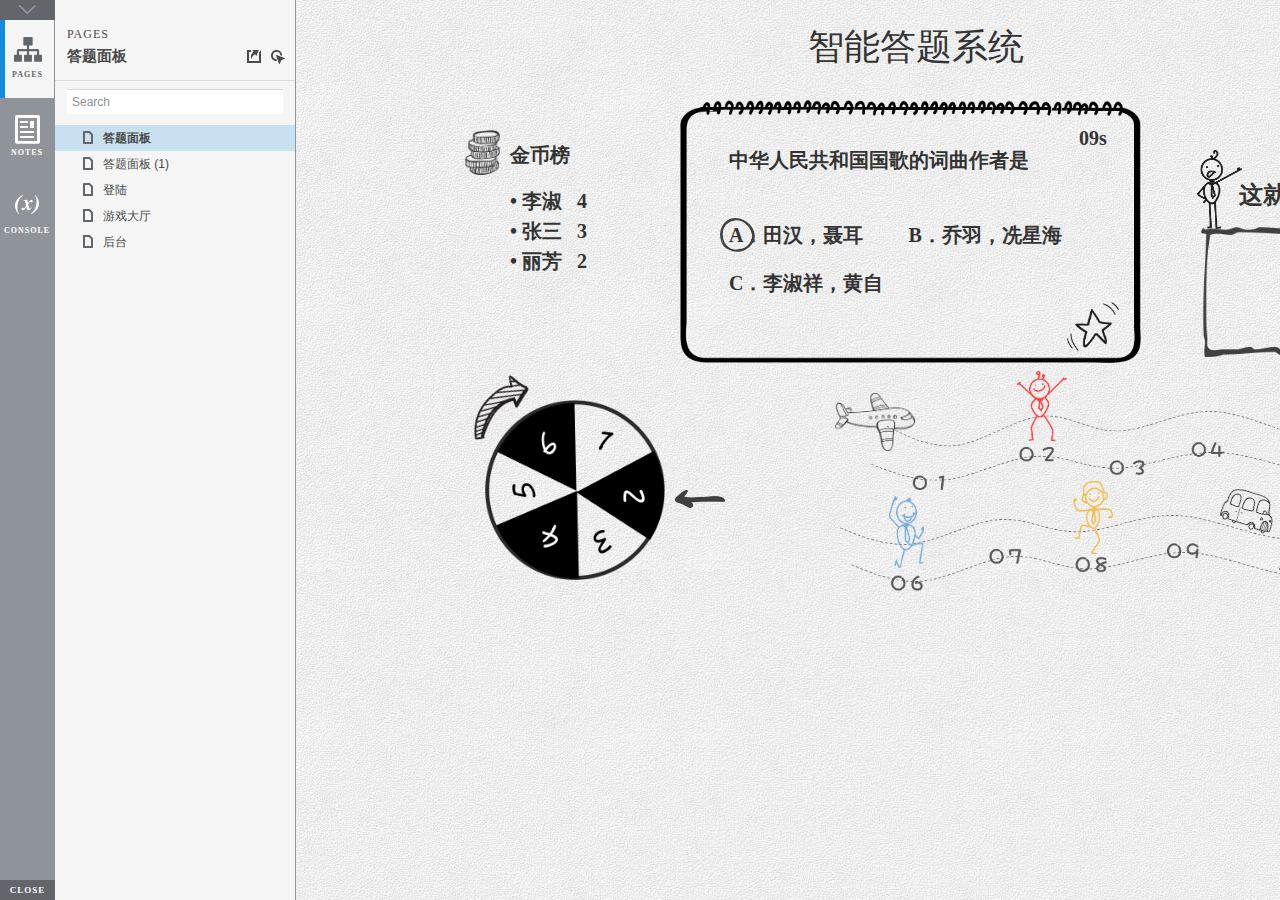
<file: DESIGN/多人答题/index.html>
<!DOCTYPE html>
<html xmlns="http://www.w3.org/1999/xhtml" xml:lang="en" lang="en">
<head>
    <title>Untitled Document</title>
    <meta http-equiv="X-UA-Compatible" content="IE=edge"/>
    <meta http-equiv="content-type" content="text/html; charset=utf-8" />
    <meta name="viewport" content="width=device-width, initial-scale=1.0" />
    <meta name="apple-mobile-web-app-capable" content="yes" />
    <link type="text/css" href="resources/css/reset.css" rel="Stylesheet" />
    <link type="text/css" href="resources/css/default.css" rel="Stylesheet" />
    <!--<link href='https://fonts.googleapis.com/css?family=Nunito:300' rel='stylesheet' type='text/css'>-->

    <script type="text/javascript">
        if (location.href.toString().indexOf('file://localhost/') == 0) {
            location.href = location.href.toString().replace('file://localhost/', 'file:///');
        }
    </script>

    <!-- 8.0.0.3338 -->
<script src="resources/scripts/jquery-1.7.1.min.js"></script>
<script src="resources/scripts/startPre.js"></script>
<script src="data/document.js"></script>

    <style type="text/css">

#outerContainer {
	width:1000px;
	height:1500px;
}

.vsplitbar {
    width: 3px;
    /*background: #B9B9B9;*/
    border-right: 1px solid #8f949a;
}

.vsplitbar:hover, .vsplitbar.active {
    background: #8f949a;
}

#rightPanel {
    background-color: White;
}

/*#leftPanel {
    min-width: 120px;
}*/

.splitterMask {
   position:absolute;
   top: 0;
   left: 0;
   width: 100%;
   height: 100%;
   overflow: hidden;
   background-image: url(resources/images/transparent.gif);
   z-index: 20000;
}

    </style>
    <script type="text/javascript" language="JavaScript"><!--
        var SITEMAP_COLLAPSE_VAR_NAME = 'c';
        var PLUGIN_VAR_NAME = 'g';
        var FOOTNOTES_VAR_NAME = 'fn';
        var ADAPTIVE_VIEW_VAR_NAME = 'view';
        var lastLeftPanelWidth = 295;
        var toolBarOnly = true;

        // isolate scope
        (function() {
            setUpController();
            
            var configuration = $axure.document.configuration;
            var _settings = {};
            _settings.projectId = configuration.prototypeId;
            _settings.isAxshare = configuration.isAxshare;
            _settings.loadFeedbackPlugin = configuration.loadFeedbackPlugin;
            var cHash = getHashStringVar(SITEMAP_COLLAPSE_VAR_NAME);
            _settings.startCollapsed = cHash == "1";
            if(cHash == "2") closePlayer();
            var gHash = getHashStringVar(PLUGIN_VAR_NAME);
            if(gHash == "") gHash = 1;
            _settings.startPluginGid = gHash;

            $axure.player.settings = _settings;

            $(window).bind('load', function() {
                if(CHROME_5_LOCAL && !$('body').attr('pluginDetected')) {
                    window.location = 'resources/chrome/chrome.html';
                }
            });

            $(document).ready(function() {
                $axure.page.bind('load.start', mainFrame_onload);
                $axure.messageCenter.addMessageListener(messageCenter_message);

                $(document).on('pluginShown', function (event, data) {
                    setVarInCurrentUrlHash('g', data ? data : '');
                });

                $(document).on('pluginCreated', function(event, data) {
                    if($axure.player.settings.startPluginGid == data) {
                        $axure.player.showPlugin(data);
                    }
                });

                if($axure.player.settings.loadFeedbackPlugin) {
                    if($axure.player.settings.isAxshare) {
                        $axure.utils.loadJS('/Scripts/plugins/feedback/feedback8.js');
                    } else {
                        $axure.utils.loadJS('http://share.axure.com/Scripts/plugins/feedback/feedback8.js');
                    }
                }

                if(navigator.userAgent.indexOf("MSIE") >= 0) $('#outerContainer').width('100%');
                initialize();
                if($axure.player.settings.startCollapsed) $('#outerContainer').splitter({ sizeLeft: 0 });
                else $('#outerContainer').splitter({ sizeLeft: lastLeftPanelWidth });
                $('#leftPanel').width(lastLeftPanelWidth);
                
                $(window).resize(function() { resizeContent(); });

                $('#maximizePanelContainer').hide();

                initializeLogo();

                $(window).resize();
                resizeContent();
                
                $axure.player.collapseToBar();

                if($axure.player.settings.startCollapsed) {
                    collapse();
                    $('#leftPanel').width(0);
                }

                if(MOBILE_DEVICE) {
                    $('#interfaceControlFrameMinimizeContainer').height('45px');
                    $('#interfaceControlFrameMinimizeContainer a').height('45px');
                    $('#interfaceControlFrameHeaderContainer').css('margin-top','45px');
                    $('#interfaceControlFrameCloseContainer a').css('padding','10px 0px');
                    $('#maximizePanelContainer').height('45px');//.css('top','inherit').css('bottom','0px');

                    $('body').removeClass('hashover');

                    if(IOS) {
                        $('#rightPanel').css('overflow', 'auto').css('-webkit-overflow-scrolling', 'touch').css('-ms-overflow-x', 'hidden');

                        window.addEventListener("orientationchange", function() {
                            var viewport = document.querySelector("meta[name=viewport]");
                            //so iOS doesn't zoom when switching back to portrait
                            viewport.setAttribute('content', 'width=device-width, initial-scale=1.0, maximum-scale=1.0');
                            viewport.setAttribute('content', 'width=device-width, initial-scale=1.0');
                            resizeContent();
                        }, false);

                        $axure.page.bind('load.start', function() {
                            resizeContent();
                        });
                    }
                }

            });

            function initialize() {
                var legacyQString = getQueryString("Page");
                if (legacyQString.length > 0) {
                    location.href = location.href.substring(0, location.href.indexOf("?")) + "#p=" + legacyQString;
                    return;
                }

                var mainFrame = document.getElementById("mainFrame");
                mainFrame.contentWindow.location.href = getInitialUrl();
            }

            function initializeLogo() {
                if($axure.document.configuration.logoImagePath) {
                    var image = new Image();
                    image.onload = function() {
                        $('#logoImage').css('max-width', this.width + 'px');
                        $axure.player.resizeContent();
                    };
                    image.src = $axure.document.configuration.logoImagePath;
                
                    $('#interfaceControlFrameLogoImageContainer').html('<img id="logoImage" src="" />');
                    $('#logoImage').attr('src', $axure.document.configuration.logoImagePath).load(function() { resizeContent(); });
                } else $('#interfaceControlFrameLogoImageContainer').hide();

                if ($axure.document.configuration.logoImageCaption) {
                    $('#interfaceControlFrameLogoCaptionContainer').html($axure.document.configuration.logoImageCaption);
                } else $('#interfaceControlFrameLogoCaptionContainer').hide();

                if(!$('#interfaceControlFrameLogoImageContainer').is(':visible') && !$('#interfaceControlFrameLogoCaptionContainer').is(':visible')) {
                    $('#interfaceControlFrameLogoContainer').hide();
                }
            }

            var resizeContent = $axure.player.resizeContent = function() {
                var newHeight = $(window).height();
                var newWidth = $(window).width();

                var controlContainerHeight = newHeight;// - 30;
                if($('#interfaceControlFrameLogoContainer').is(':visible')) controlContainerHeight -= $('#interfaceControlFrameLogoContainer').outerHeight();// + 16;

                $('#outerContainer').height(newHeight).width(newWidth);
                $('.vsplitbar').height(newHeight);
                $('#leftPanel').height(newHeight);
                $('#interfaceControlFrame').height(newHeight);
                $('#interfaceControlFrameContainer').height(newHeight);
                $('#interfaceControlFrameHostContainer').height(controlContainerHeight);

                $('#rightPanel').height(newHeight);
                $('#mainFrame').height(newHeight);

                if($('#leftPanel').is(':visible')) $('#rightPanel').width($(window).width() - $('#leftPanel').width() - 1);// $('.vsplitbar').width());
                else $('#rightPanel').width($(window).width());

                $(document).trigger('ContainerHeightChange',[controlContainerHeight]);

                if(MOBILE_DEVICE) {
                    if(!(getHashStringVar(ADAPTIVE_VIEW_VAR_NAME).length > 0)) $axure.messageCenter.postMessage('setAdaptiveViewForSize', {'width':newWidth, 'height':$('#rightPanel').height()});
                }
            }

            var collapseToBar = $axure.player.collapseToBar = function() {
                lastLeftPanelWidth = $('#leftPanel').width();
                $('#leftPanel').width('55px');
                $('.vsplitbar').hide();
                $('#rightPanel').width($(window).width() - $('#leftPanel').width());
                $(window).resize();
                $('#outerContainer').trigger('resize');
                toolBarOnly = true;
            }

            var expandFromBar = $axure.player.expandFromBar = function() {
                if($('.vsplitbar').is(':visible')) return;

                $('#leftPanel').width(lastLeftPanelWidth);
                $('.vsplitbar').show();
                $('#rightPanel').width($(window).width() - $('#leftPanel').width() - 1);// $('.vsplitbar').width());
                $(window).resize();
                $('#outerContainer').trigger('resize');
                toolBarOnly = false;
            }

        })();

        function messageCenter_message(message, data) {
            if(message == 'expandFrame') expand();
            else if(message == 'getCollapseFrameOnLoad' && $axure.player.settings.startCollapsed && !MOBILE_DEVICE) $axure.messageCenter.postMessage('collapseFrameOnLoad');
        }

        
        function getInitialUrl() {
            var pageName = getHashStringVar("p");
            if(pageName.length > 0) return pageName + ".html";
            else {
                var url = getFirstPageUrl($axure.document.sitemap.rootNodes);
                return (url ? url : "about:blank");
            }
        }

        function getFirstPageUrl(nodes) {
            for (var i = 0; i < nodes.length; i++) {
                var node = nodes[i];
                if (node.url) return node.url;
                else {
                    var hasChildren = (node.children && node.children.length > 0);
                    if (hasChildren) {
                        var url = getFirstPageUrl(node.children);
                        if (url) return url;
                    }
                }
            }
            return null;
        }

        function closePlayer() {
            if($axure.page.location) window.location.href = $axure.page.location;
            else {
                var pageFile = getInitialUrl();
                var currentLocation = window.location.toString();
                window.location.href = currentLocation.substr(0, currentLocation.lastIndexOf("/") + 1) + pageFile;
            }
        }

        function replaceHash(newHash) {
            var currentLocWithoutHash = window.location.toString().split('#')[0];

            //We use replace so that every hash change doesn't get appended to the history stack.
            //We use replaceState in browsers that support it, else replace the location
            if(typeof window.history.replaceState != 'undefined') {
                try {
                    //Chrome 45 (Version 45.0.2454.85 m) started throwing an error here when generated locally (this only happens with sitemap open) which broke all interactions.
                    //try catch breaks the url adjusting nicely when the sitemap is open, but all interactions and forward and back buttons work.
                    //Uncaught SecurityError: Failed to execute 'replaceState' on 'History': A history state object with URL 'file:///C:/Users/Ian/Documents/Axure/HTML/Untitled/start.html#p=home' cannot be created in a document with origin 'null'.
                    window.history.replaceState(null, null, currentLocWithoutHash + newHash);
                } catch(ex) {}
            } else {
                window.location.replace(currentLocWithoutHash + newHash);
            }
        }

        function collapse() {
            setVarInCurrentUrlHash('c', 1);
            if(!toolBarOnly) lastLeftPanelWidth = $('#leftPanel').width();

            $('#maximizePanelContainer').show();
            $('#leftPanel').hide();
            $('.vsplitbar').hide();
            $('#rightPanel').width($(window).width());
            $(window).resize();
            $('#outerContainer').trigger('resize');

            $(document).trigger('sidebarCollapse');

            if(MOBILE_DEVICE) {
                $('#maximizePanelContainer').animate({
                    top:$('#rightPanel').height() - $('#maximizePanelContainer').height()
                }, 300, 'swing', function() {
                    $('#maximizePanelContainer').css('top', 'inherit').css('bottom', '0px');
                });
            }
        }

        function expand() {
            if(MOBILE_DEVICE) {
                $('#maximizePanelContainer').css('top', '0px').css('bottom', 'inherit');
            }

            deleteVarFromCurrentUrlHash('c');
            $('#maximizePanelContainer').hide();
            $('#leftPanel').width(lastLeftPanelWidth);
            $('#leftPanel').show();
            if(!toolBarOnly) {
                $('.vsplitbar').show();
                $('#rightPanel').width($(window).width() - $('#leftPanel').width() - 1);
            } else {
                $axure.player.collapseToBar();
            }
            $(window).resize();
            $('#outerContainer').trigger('resize');

            $(document).trigger('sidebarExpanded');
        }


        function mainFrame_onload() {
            if($axure.page.pageName) document.title = $axure.page.pageName;
        }

        function getQueryString(query) {
            var qstring = self.location.href.split("?");
            if(qstring.length < 2) return "";
            return GetParameter(qstring, query);
        }
        
        function GetParameter(qstring, query) {
            var prms = qstring[1].split("&");
            var frmelements = new Array();
            var currprmeter, querystr = "";

            for(var i = 0; i < prms.length; i++) {
                currprmeter = prms[i].split("=");
                frmelements[i] = new Array();
                frmelements[i][0] = currprmeter[0];
                frmelements[i][1] = currprmeter[1];
            }

            for(j = 0; j < frmelements.length; j++) {
                if(frmelements[j][0].toLowerCase() == query.toLowerCase()) {
                    querystr = frmelements[j][1];
                    break;
                }
            }
            return querystr;
        }
        
        function getHashStringVar(query) {
            var qstring = self.location.href.split("#");
            if(qstring.length < 2) return "";
            return GetParameter(qstring, query);
        }

        function setHashStringVar(currentHash, varName, varVal) {
            var varWithEqual = varName + '=';
            var poundVarWithEqual = varVal === '' ? '' :  '#' + varName + '=' + varVal;
            var ampVarWithEqual = varVal === '' ? '' :  '&' + varName + '=' + varVal;
            var hashToSet = '';

            var pageIndex = currentHash.indexOf('#' + varWithEqual);
            if(pageIndex == -1) pageIndex = currentHash.indexOf('&' + varWithEqual);
            if(pageIndex != -1) {
                var newHash = currentHash.substring(0, pageIndex);

                newHash = newHash == '' ? poundVarWithEqual : newHash + ampVarWithEqual;

                var ampIndex = currentHash.indexOf('&', pageIndex + 1);
                if(ampIndex != -1) {
                    newHash = newHash == '' ? '#' + currentHash.substring(ampIndex + 1) : newHash + currentHash.substring(ampIndex);
                }
                hashToSet = newHash;
            } else if(currentHash.indexOf('#') != -1) {
                hashToSet = currentHash + ampVarWithEqual;
            } else {
                hashToSet = poundVarWithEqual;
            }

            if(hashToSet != '' || varVal == '') {
                return hashToSet;
            }

            return null;
        }

        function setVarInCurrentUrlHash(varName, varVal) {
            var newHash = setHashStringVar(window.location.hash, varName, varVal);

            if(newHash != null) {
                replaceHash(newHash);
            }
        }

        function deleteHashStringVar(currentHash, varName) {
            var varWithEqual = varName + '=';

            var pageIndex = currentHash.indexOf('#' + varWithEqual);
            if(pageIndex == -1) pageIndex = currentHash.indexOf('&' + varWithEqual);
            if(pageIndex != -1) {
                var newHash = currentHash.substring(0, pageIndex);

                var ampIndex = currentHash.indexOf('&', pageIndex + 1);

                //IF begin of string....if none blank, ELSE # instead of & and rest
                //IF in string....prefix + if none blank, ELSE &-rest
                if(newHash == '') { //beginning of string
                    newHash = ampIndex != -1 ? '#' + currentHash.substring(ampIndex + 1) : '';
                } else { //somewhere in the middle
                    newHash = newHash + (ampIndex != -1 ? currentHash.substring(ampIndex) : '');
                }

                return newHash;
            }

            return null;
        }

        function deleteVarFromCurrentUrlHash(varName) {
            var newHash = deleteHashStringVar(window.location.hash, varName);

            if(newHash != null) {
                replaceHash(newHash);
            }
        }
    --></script>
    
    <link type="text/css" rel="Stylesheet" href="plugins/sitemap/styles/sitemap.css" />
    <link type="text/css" rel="Stylesheet" href="plugins/page_notes/styles/page_notes.css" />
    <link type="text/css" rel="Stylesheet" href="plugins/debug/styles/debug.css" />
    <script src="resources/scripts/startPost.js"></script>


    <!--<link type="text/css" rel="Stylesheet" href="plugins/recordplay/styles/recordplay.css" />
    <script type="text/javascript" src="plugins/recordplay/recordplay.js"></script>-->
    

</head>
<body scroll="no" class="hashover">
    <div id="outerContainer">

        <div id="leftPanel">
            <div id="interfaceControlFrame">
                <div id="interfaceControlFrameMinimizeContainer">
                    <a title="Collapse" id="interfaceControlFrameMinimizeButton" onclick="collapse();">&nbsp;</a>
                </div>
                <div id="interfaceControlFrameHeaderContainer">
                    <ul id="interfaceControlFrameHeader"></ul>
                </div>
                <div id="interfaceControlFrameContainer">
                    <div id="interfaceControlFrameLogoContainer">
                        <div id="interfaceControlFrameLogoImageContainer"></div>
                        <div id="interfaceControlFrameLogoCaptionContainer"></div>
                    </div>
                    <div id="interfaceControlFrameHostContainer">
                    </div>
                </div>
                <div id="interfaceControlFrameCloseContainer">
                    <a title="Close" id="interfaceControlFrameCloseButton" onclick="closePlayer();">CLOSE</a>
                </div>
            </div>
        </div>
        <div id="rightPanel">
            <iframe id="mainFrame" name="mainFrame" width="100%" height="100%" src="" frameborder="0" style="display: block;" webkitallowfullscreen mozallowfullscreen allowfullscreen></iframe>
        </div>

    </div>

    <div id="maximizePanelContainer">
        <iframe id="expandFrame" src="resources/expand.html" width="100%" height="100%" scrolling="no" allowtransparency="true" frameborder="0"></iframe>
    </div>

</body>
</html>
</file>
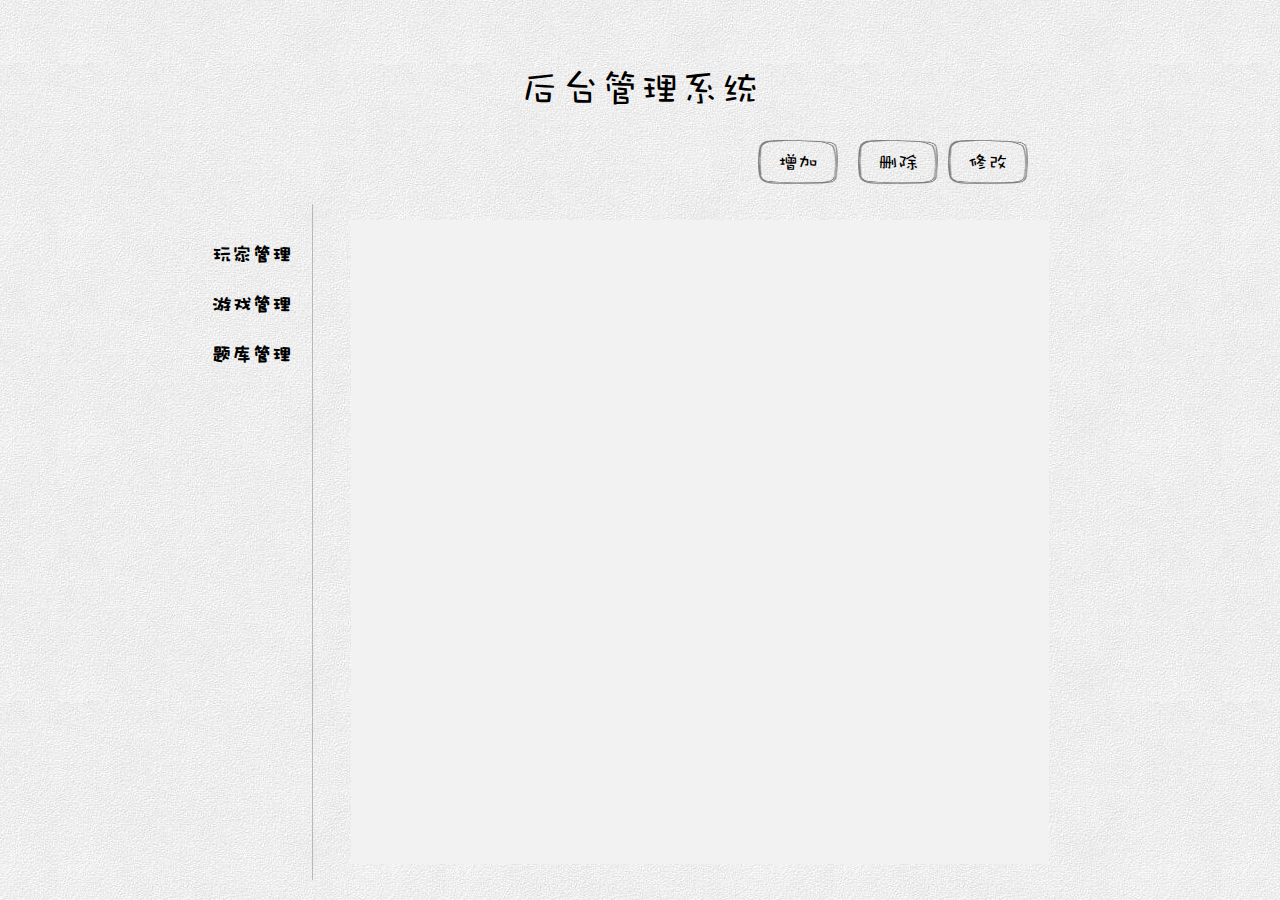
<file: web/backManager.html>
<!DOCTYPE html>
<html lang="en">
<head>
    <meta charset="UTF-8">
    <meta name="viewport" content="width=device-width,maximum-scale=1.0,minimum-scale=1.0">
    <title>Title</title>
    <link href="css/IASfont.css" rel="stylesheet">
    <link href="css/backManager.css" rel="stylesheet">
</head>
<body>
<div class="main">
    <div class="mainContent">
        <div class="mainHeader">后台管理系统</div>
        <div class="mainControl">
            <div class="mainControl-button">增加</div>
            <div class="mainControl-button">删除</div>
            <div class="mainControl-button">修改</div>
        </div>
        <div class="mainTable">
            <div class="mainTable-menus">
                <div class="mainTable-menu">玩家管理</div>
                <div class="mainTable-menu">游戏管理</div>
                <div class="mainTable-menu">题库管理</div>
            </div>
            <div class="mainTable-show">
                <div class="mainTable-box">

                </div>
            </div>
        </div>
    </div>
    <div class="mainContent-toastBox" id="mainContent-toastBox">
        <div class="mainContent-toast">Welcome</div>
    </div>
</div>
<div class="mainHidden"></div>
</body>
</html>
</file>
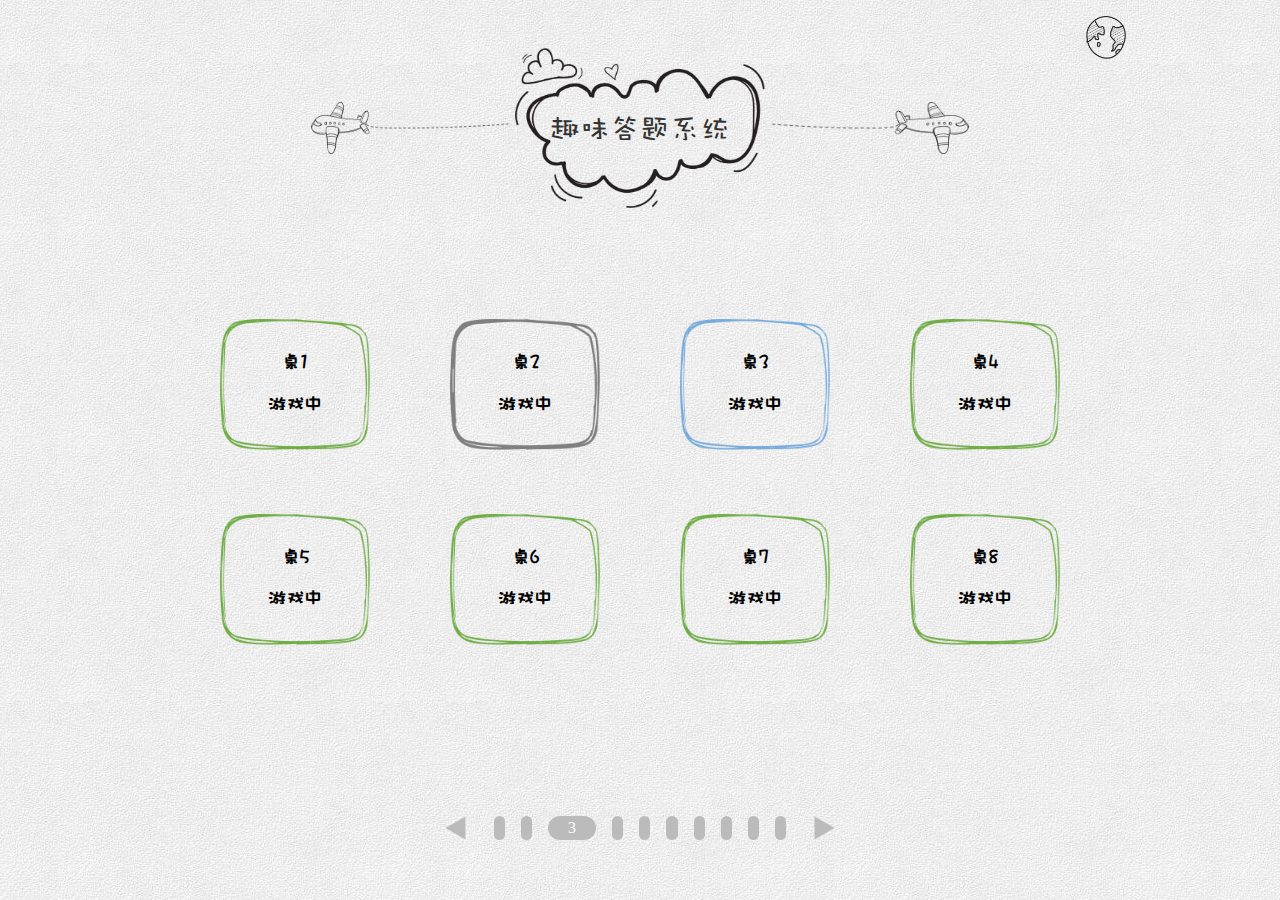
<file: web/gameLobby.html>
<!DOCTYPE html>
<html lang="en">
<head>
    <meta charset="UTF-8">
    <mata name="viewport" content="width=device-width,maximum-scale=1.0,minimum-scale=1.0"></mata>
    <title>Title</title>
    <link rel="stylesheet" href="css/IASfont.css">
    <link rel="stylesheet" href="css/gameLobby.css">
</head>
<body onload="send()">
    <div class="main">
        <div class="mainContent">
            <div class="mainDecorate">
                <div class="Decorate1"></div>
            </div>
            <div class="mainHeader">
                <div class="mainHeader-Left"></div>
                <div class="mainHeader-Middle"><span>趣味答题系统</span></div>
                <div class="mainHeader-Right"></div>
            </div>
            <div class="mainTables">
                <div class="mainTable mainTable-empty">
                    <div class="mainTable-tableNum">桌1</div>
                    <div class="mainTable-tableState">游戏中</div>
                </div>
                <div class="mainTable mainTable-gaming">
                    <div class="mainTable-tableNum">桌2</div>
                    <div class="mainTable-tableState">游戏中</div>
                </div>
                <div class="mainTable mainTable-prepare">
                    <div class="mainTable-tableNum">桌3</div>
                    <div class="mainTable-tableState">游戏中</div>
                </div>
                <div class="mainTable mainTable-empty">
                    <div class="mainTable-tableNum">桌4</div>
                    <div class="mainTable-tableState">游戏中</div>
                </div>
                <div class="mainTable mainTable-empty">
                    <div class="mainTable-tableNum">桌5</div>
                    <div class="mainTable-tableState">游戏中</div>
                </div>
                <div class="mainTable mainTable-empty">
                    <div class="mainTable-tableNum">桌6</div>
                    <div class="mainTable-tableState">游戏中</div>
                </div>
                <div class="mainTable mainTable-empty">
                    <div class="mainTable-tableNum">桌7</div>
                    <div class="mainTable-tableState">游戏中</div>
                </div>
                <div class="mainTable mainTable-empty">
                    <div class="mainTable-tableNum">桌8</div>
                    <div class="mainTable-tableState">游戏中</div>
                </div>
            </div>
            <div class="mainPages">
                <div class="mainPage-Left"></div>
                <div class="mainPage-normalPage">1</div>
                <div class="mainPage-normalPage">2</div>
                <div class="mainPage-normalPage mainPage-activePage">3</div>
                <div class="mainPage-normalPage">4</div>
                <div class="mainPage-normalPage">5</div>
                <div class="mainPage-normalPage">6</div>
                <div class="mainPage-normalPage">7</div>
                <div class="mainPage-normalPage">8</div>
                <div class="mainPage-normalPage">9</div>
                <div class="mainPage-normalPage">10</div>
                <div class="mainPage-Right"></div>
            </div>
        </div>
    </div>
    <div class="mainHidden"></div>
</body>
<script src="script/gameLobby.js"></script>
</html>
</file>
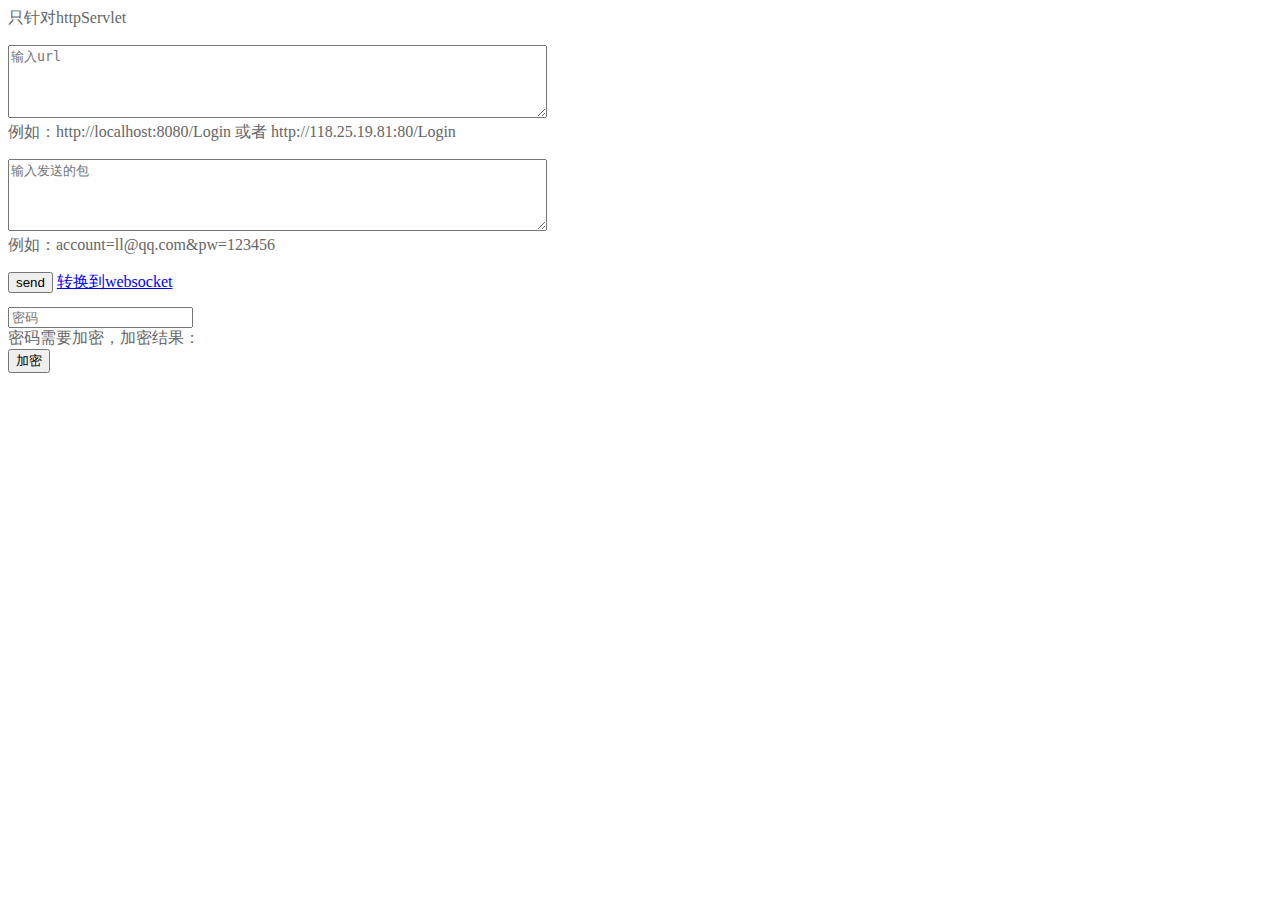
<file: web/httpServletTest.html>
<!DOCTYPE html>
<html lang="en">
<head>
    <meta charset="UTF-8">
    <title>Title</title>
</head>
<body style="color: #666;">
<div style="margin: 0 0 1em 0;">只针对httpServlet</div>
<textarea placeholder="输入url" id="url" style="width: 40em;height: 5em;"></textarea><div style="margin: 0 0 1em 0;">例如：http://localhost:8080/Login  或者  http://118.25.19.81:80/Login</div>
<textarea placeholder="输入发送的包" id="message" style="width: 40em;height: 5em;"></textarea><div style="margin: 0 0 1em 0;">例如：account=ll@qq.com&pw=123456</div>
<button id="send" onclick="send()" style="margin: 0 0 1em 0;">send</button>
<a href="./websocketTest.html" style="margin: 0 0 1em 0;"> 转换到websocket</a>
<br>
<input id="pw" placeholder="密码"/>
<div>密码需要加密，加密结果：</div>
<button onclick="changePw()">加密</button>
<div id="pw-result"></div>
</body>
<script src="script/url.js"></script>
<script src="script/sha1.js"></script>
<script>
    function send() {
        var url=document.getElementById("url").value;
        var message=document.getElementById("message").value;
        var xhr=new XMLHttpRequest();
        xhr.open("post",url);
        xhr.setRequestHeader("Content-Type","application/x-www-form-urlencoded");
        xhr.onreadystatechange=function () {
            if(xhr.readyState===4){
                if(xhr.status===200){
                    console.log(xhr.responseText);
                }
            }
        };
        xhr.send(message);
    }
    
    function changePw() {
        var pw_old=document.getElementById("pw").value;
        var pw_new=hex_sha1(pw_old);
        document.getElementById("pw-result").innerHTML=pw_new;
    }
</script>
</html>
</file>
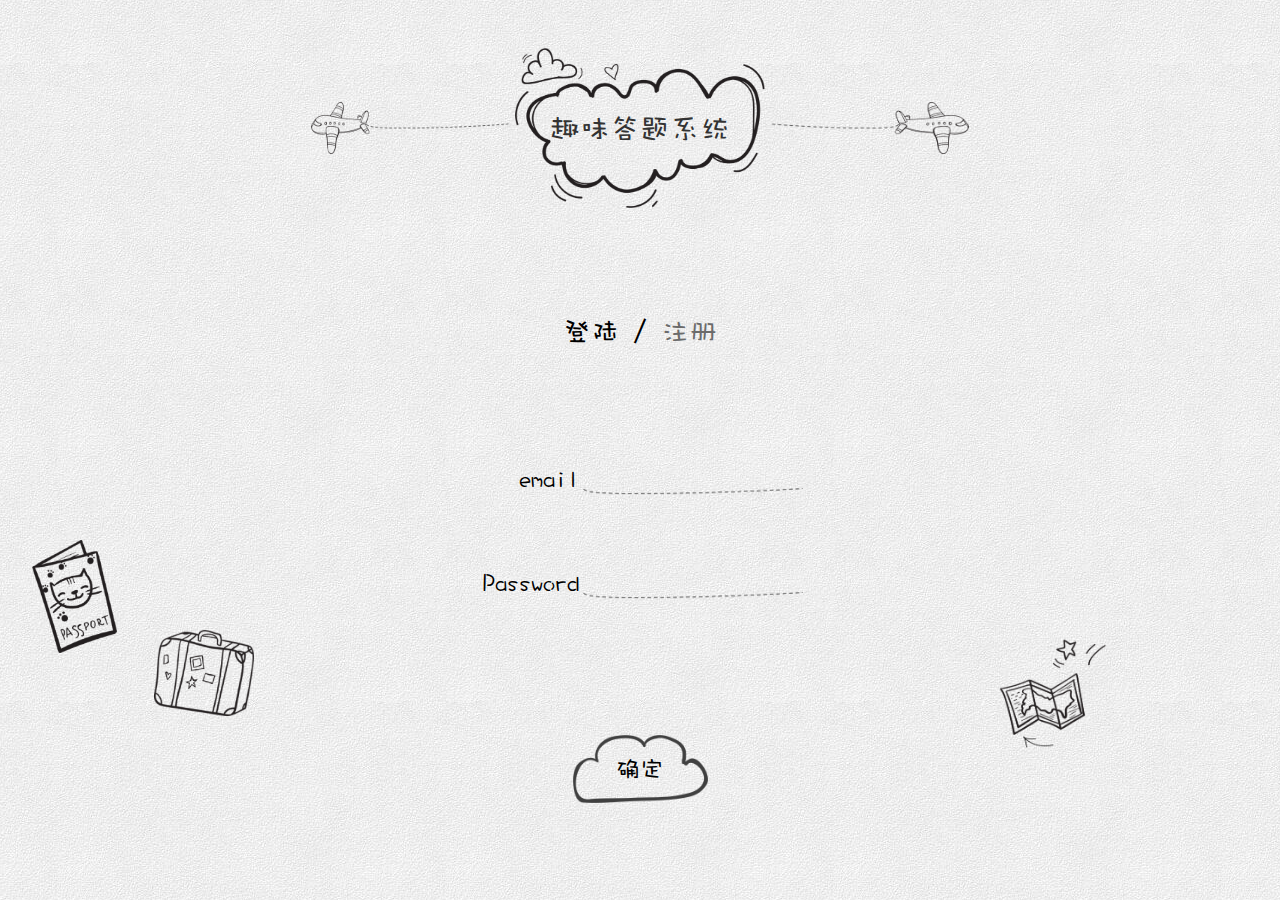
<file: web/login.html>
<!DOCTYPE html>
<html lang="en">
<head>
    <meta charset="UTF-8">
    <meta name="viewport" content="width=device-width;maximum-scale=1.0;minimum-scale=1.0">
    <title>Login</title>
    <link rel="stylesheet" href="css/IASfont.css">
    <link href="css/login.css" type="text/css" rel="stylesheet">
</head>
<body>
    <div class="main">
        <div class="mainContent">
            <div class="mainDecorate">
                <div class="Decorate1"></div>
                <div class="Decorate2"></div>
                <div class="Decorate3"></div>
            </div>
            <div class="mainHeader">
                <div class="mainHeader-Left"></div>
                <div class="mainHeader-Middle"><span>趣味答题系统</span></div>
                <div class="mainHeader-Right"></div>
            </div>
            <div class="mainChoice">
                <span class="mainChoice-active">登陆</span>
                <span class="mainChoice-active">/</span>
                <span class="mainChoice-inactive">注册</span>
            </div>
            <div class="mainAccount">
                <span class="mainAccount-prompt">email</span>
                <span class="mainAccount-input">
                    <input id="account"/>
                </span>
            </div>
            <div class="mainPw">
                <span class="mainPw-prompt">Password</span>
                <span class="mainPw-input">
                    <input id="pw"/>
                </span>
            </div>
            <div class="mainButton">
                确定
            </div>
        </div>
    </div>
    <div class="mainHidden"></div>
</body>
<script src="script/login.js"></script>
</html>
</file>
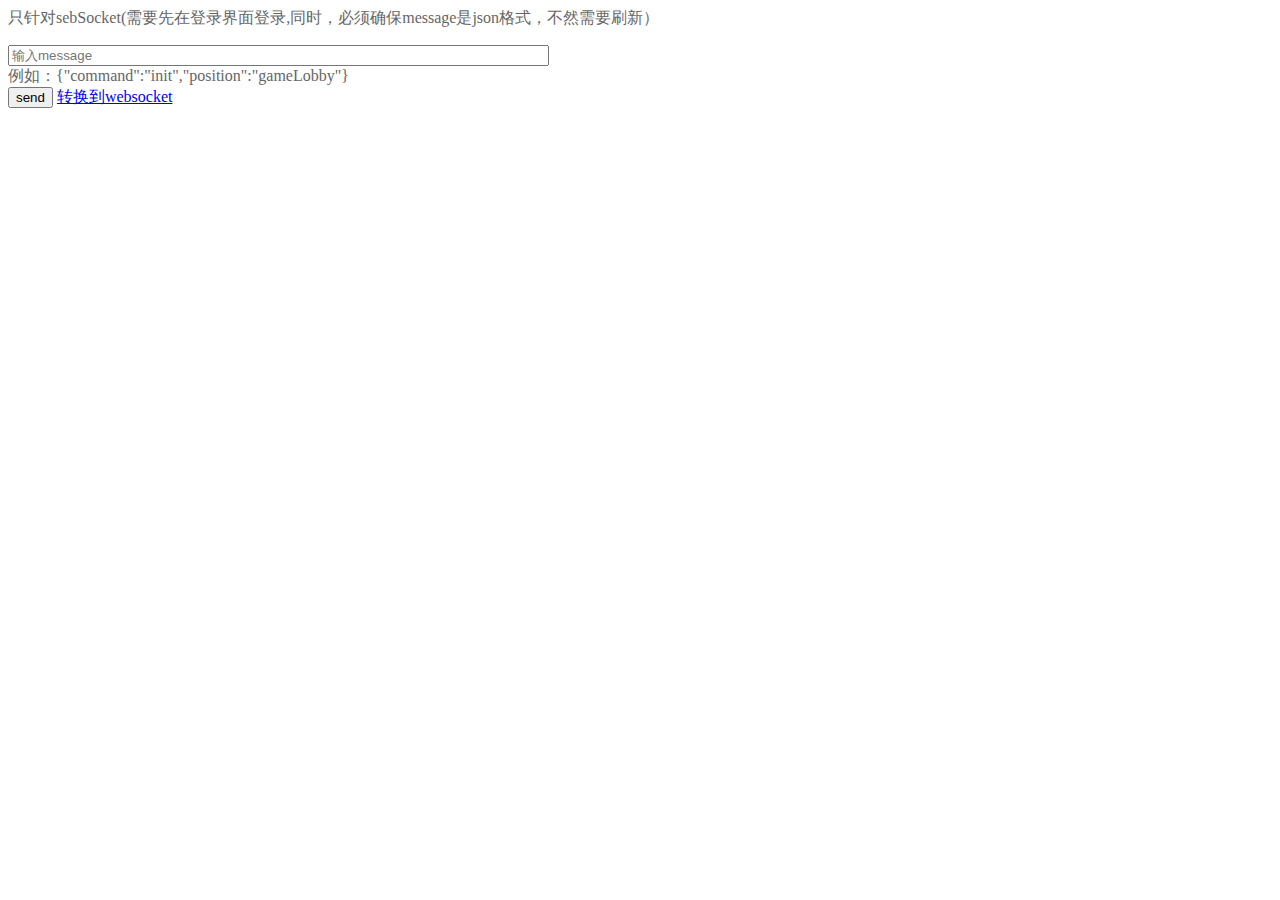
<file: web/websocketTest.html>
<!DOCTYPE html>
<html lang="en">
<head>
    <meta charset="UTF-8">
    <title>Title</title>
</head>
<body style="color: #666;">
    <div style="margin: 0 0 1em 0;">只针对sebSocket(需要先在登录界面登录,同时，必须确保message是json格式，不然需要刷新）</div>
    <input id="message" placeholder="输入message" style="width: 40em;"/>
    <div>例如：{"command":"init","position":"gameLobby"}</div>
    <button onclick="send()">send</button>
    <a href="./httpServletTest.html" style="margin: 0 0 1em 0;"> 转换到websocket</a>

</body>
<script src="script/url.js"></script>
<script src="script/sha1.js"></script>
<script>
    websocket=null;
    //判断当前浏览器是否支持WebSocket
    if('WebSocket' in window){
        websocket = new WebSocket("ws://"+URL+":"+PORT+"/playGame");
    } else{
        alert('Not support websocket');
    }

    /**
     * 监听窗口关闭事件，当窗口关闭时，主动去关闭websocket连接，防止连接还没断开就关闭窗口，server端会抛异常。
     */
    window.onbeforeunload = function(){
        websocket.close();
    };

    //连接发生错误的回调方法
    websocket.onerror = function(){
        console.log("error")
    };

    //连接成功建立的回调方法
    websocket.onopen = function(){
        console.log("open success")
    };

    //接收到消息的回调方法
    websocket.onmessage = function(event){
        console.log(event.data)
    };

    //连接关闭的回调方法
    websocket.onclose = function(){
        console.log("close");
    };

    function send() {
        var message=document.getElementById("message").value;
        websocket.send(message);
    }

</script>
</html>
</file>
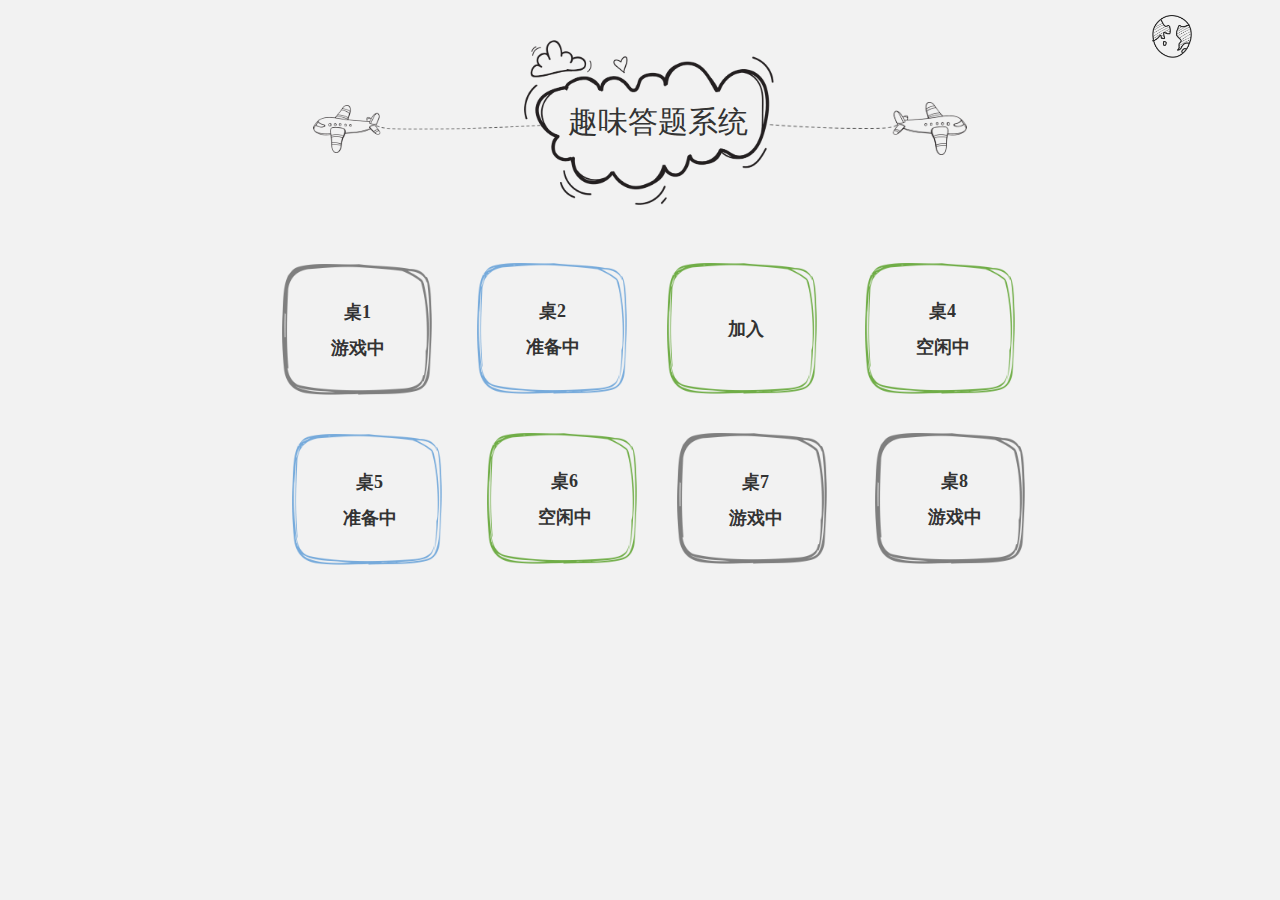
<file: DESIGN/多人答题/游戏大厅.html>
﻿<!DOCTYPE html>
<html>
  <head>
    <title>游戏大厅</title>
    <meta http-equiv="X-UA-Compatible" content="IE=edge"/>
    <meta http-equiv="content-type" content="text/html; charset=utf-8"/>
    <meta name="apple-mobile-web-app-capable" content="yes"/>
    <link href="resources/css/jquery-ui-themes.css" type="text/css" rel="stylesheet"/>
    <link href="resources/css/axure_rp_page.css" type="text/css" rel="stylesheet"/>
    <link href="data/styles.css" type="text/css" rel="stylesheet"/>
    <link href="files/游戏大厅/styles.css" type="text/css" rel="stylesheet"/>
    <script src="resources/scripts/jquery-1.7.1.min.js"></script>
    <script src="resources/scripts/jquery-ui-1.8.10.custom.min.js"></script>
    <script src="resources/scripts/prototypePre.js"></script>
    <script src="data/document.js"></script>
    <script src="resources/scripts/prototypePost.js"></script>
    <script src="files/游戏大厅/data.js"></script>
    <script type="text/javascript">
      $axure.utils.getTransparentGifPath = function() { return 'resources/images/transparent.gif'; };
      $axure.utils.getOtherPath = function() { return 'resources/Other.html'; };
      $axure.utils.getReloadPath = function() { return 'resources/reload.html'; };
    </script>
  </head>
  <body>
    <div id="base" class="">

      <!-- Unnamed (组合) -->
      <div id="u132" class="ax_default" data-left="667" data-top="263" data-width="150" data-height="131">

        <!-- Unnamed (图片) -->
        <div id="u133" class="ax_default _图片">
          <img id="u133_img" class="img " src="images/游戏大厅/u133.png"/>
          <!-- Unnamed () -->
          <div id="u134" class="text" style="display:none; visibility: hidden">
            <p><span></span></p>
          </div>
        </div>

        <!-- Unnamed (组合) -->
        <div id="u135" class="ax_default" data-left="727" data-top="311" data-width="38" data-height="36">

          <!-- Unnamed (矩形) -->
          <div id="u136" class="ax_default _三级标题">
            <div id="u136_div" class=""></div>
            <!-- Unnamed () -->
            <div id="u137" class="text">
              <p><span>加入</span></p>
            </div>
          </div>
        </div>
      </div>

      <!-- Unnamed (组合) -->
      <div id="u138" class="ax_default" data-left="524" data-top="40" data-width="250" data-height="165">

        <!-- Unnamed (图片) -->
        <div id="u139" class="ax_default _图片">
          <img id="u139_img" class="img " src="images/登陆/u103.png"/>
          <!-- Unnamed () -->
          <div id="u140" class="text" style="display:none; visibility: hidden">
            <p><span></span></p>
          </div>
        </div>

        <!-- Unnamed (矩形) -->
        <div id="u141" class="ax_default label">
          <div id="u141_div" class=""></div>
          <!-- Unnamed () -->
          <div id="u142" class="text">
            <p><span>趣味答题系统</span></p>
          </div>
        </div>
      </div>

      <!-- Unnamed (图片) -->
      <div id="u143" class="ax_default _图片">
        <img id="u143_img" class="img " src="images/登陆/u122.png"/>
        <!-- Unnamed () -->
        <div id="u144" class="text" style="display:none; visibility: hidden">
          <p><span></span></p>
        </div>
      </div>

      <!-- Unnamed (图片) -->
      <div id="u145" class="ax_default _图片">
        <img id="u145_img" class="img " src="images/登陆/u124.png"/>
        <!-- Unnamed () -->
        <div id="u146" class="text" style="display:none; visibility: hidden">
          <p><span></span></p>
        </div>
      </div>

      <!-- Unnamed (组合) -->
      <div id="u147" class="ax_default" data-left="282" data-top="264" data-width="150" data-height="131">

        <!-- Unnamed (图片) -->
        <div id="u148" class="ax_default _图片">
          <img id="u148_img" class="img " src="images/游戏大厅/u148.png"/>
          <!-- Unnamed () -->
          <div id="u149" class="text" style="display:none; visibility: hidden">
            <p><span></span></p>
          </div>
        </div>

        <!-- Unnamed (组合) -->
        <div id="u150" class="ax_default" data-left="329" data-top="294" data-width="57" data-height="72">

          <!-- Unnamed (矩形) -->
          <div id="u151" class="ax_default _三级标题">
            <div id="u151_div" class=""></div>
            <!-- Unnamed () -->
            <div id="u152" class="text">
              <p><span>桌1</span></p><p><span>游戏中</span></p>
            </div>
          </div>
        </div>
      </div>

      <!-- Unnamed (组合) -->
      <div id="u153" class="ax_default" data-left="477" data-top="263" data-width="150" data-height="131">

        <!-- Unnamed (图片) -->
        <div id="u154" class="ax_default _图片">
          <img id="u154_img" class="img " src="images/游戏大厅/u154.png"/>
          <!-- Unnamed () -->
          <div id="u155" class="text" style="display:none; visibility: hidden">
            <p><span></span></p>
          </div>
        </div>

        <!-- Unnamed (组合) -->
        <div id="u156" class="ax_default" data-left="524" data-top="293" data-width="57" data-height="72">

          <!-- Unnamed (矩形) -->
          <div id="u157" class="ax_default _三级标题">
            <div id="u157_div" class=""></div>
            <!-- Unnamed () -->
            <div id="u158" class="text">
              <p><span>桌2</span></p><p><span>准备中</span></p>
            </div>
          </div>
        </div>
      </div>

      <!-- Unnamed (组合) -->
      <div id="u159" class="ax_default" data-left="865" data-top="263" data-width="150" data-height="131">

        <!-- Unnamed (图片) -->
        <div id="u160" class="ax_default _图片">
          <img id="u160_img" class="img " src="images/游戏大厅/u133.png"/>
          <!-- Unnamed () -->
          <div id="u161" class="text" style="display:none; visibility: hidden">
            <p><span></span></p>
          </div>
        </div>

        <!-- Unnamed (组合) -->
        <div id="u162" class="ax_default" data-left="914" data-top="293" data-width="57" data-height="72">

          <!-- Unnamed (矩形) -->
          <div id="u163" class="ax_default _三级标题">
            <div id="u163_div" class=""></div>
            <!-- Unnamed () -->
            <div id="u164" class="text">
              <p><span>桌4</span></p><p><span>空闲中</span></p>
            </div>
          </div>
        </div>
      </div>

      <!-- Unnamed (组合) -->
      <div id="u165" class="ax_default" data-left="677" data-top="433" data-width="150" data-height="131">

        <!-- Unnamed (图片) -->
        <div id="u166" class="ax_default _图片">
          <img id="u166_img" class="img " src="images/游戏大厅/u148.png"/>
          <!-- Unnamed () -->
          <div id="u167" class="text" style="display:none; visibility: hidden">
            <p><span></span></p>
          </div>
        </div>

        <!-- Unnamed (组合) -->
        <div id="u168" class="ax_default" data-left="727" data-top="464" data-width="57" data-height="72">

          <!-- Unnamed (矩形) -->
          <div id="u169" class="ax_default _三级标题">
            <div id="u169_div" class=""></div>
            <!-- Unnamed () -->
            <div id="u170" class="text">
              <p><span>桌7</span></p><p><span>游戏中</span></p>
            </div>
          </div>
        </div>
      </div>

      <!-- Unnamed (组合) -->
      <div id="u171" class="ax_default" data-left="292" data-top="434" data-width="150" data-height="131">

        <!-- Unnamed (图片) -->
        <div id="u172" class="ax_default _图片">
          <img id="u172_img" class="img " src="images/游戏大厅/u154.png"/>
          <!-- Unnamed () -->
          <div id="u173" class="text" style="display:none; visibility: hidden">
            <p><span></span></p>
          </div>
        </div>

        <!-- Unnamed (组合) -->
        <div id="u174" class="ax_default" data-left="341" data-top="464" data-width="57" data-height="72">

          <!-- Unnamed (矩形) -->
          <div id="u175" class="ax_default _三级标题">
            <div id="u175_div" class=""></div>
            <!-- Unnamed () -->
            <div id="u176" class="text">
              <p><span>桌5</span></p><p><span>准备中</span></p>
            </div>
          </div>
        </div>
      </div>

      <!-- Unnamed (组合) -->
      <div id="u177" class="ax_default" data-left="487" data-top="433" data-width="150" data-height="131">

        <!-- Unnamed (图片) -->
        <div id="u178" class="ax_default _图片">
          <img id="u178_img" class="img " src="images/游戏大厅/u133.png"/>
          <!-- Unnamed () -->
          <div id="u179" class="text" style="display:none; visibility: hidden">
            <p><span></span></p>
          </div>
        </div>

        <!-- Unnamed (组合) -->
        <div id="u180" class="ax_default" data-left="536" data-top="463" data-width="57" data-height="72">

          <!-- Unnamed (矩形) -->
          <div id="u181" class="ax_default _三级标题">
            <div id="u181_div" class=""></div>
            <!-- Unnamed () -->
            <div id="u182" class="text">
              <p><span>桌6</span></p><p><span>空闲中</span></p>
            </div>
          </div>
        </div>
      </div>

      <!-- Unnamed (组合) -->
      <div id="u183" class="ax_default" data-left="875" data-top="433" data-width="150" data-height="131">

        <!-- Unnamed (图片) -->
        <div id="u184" class="ax_default _图片">
          <img id="u184_img" class="img " src="images/游戏大厅/u148.png"/>
          <!-- Unnamed () -->
          <div id="u185" class="text" style="display:none; visibility: hidden">
            <p><span></span></p>
          </div>
        </div>

        <!-- Unnamed (组合) -->
        <div id="u186" class="ax_default" data-left="926" data-top="463" data-width="57" data-height="72">

          <!-- Unnamed (矩形) -->
          <div id="u187" class="ax_default _三级标题">
            <div id="u187_div" class=""></div>
            <!-- Unnamed () -->
            <div id="u188" class="text">
              <p><span>桌8</span></p><p><span>游戏中</span></p>
            </div>
          </div>
        </div>
      </div>

      <!-- Unnamed (图片) -->
      <div id="u189" class="ax_default _图片">
        <img id="u189_img" class="img " src="images/游戏大厅/u189.png"/>
        <!-- Unnamed () -->
        <div id="u190" class="text" style="display:none; visibility: hidden">
          <p><span></span></p>
        </div>
      </div>
    </div>
  </body>
</html>
</file>
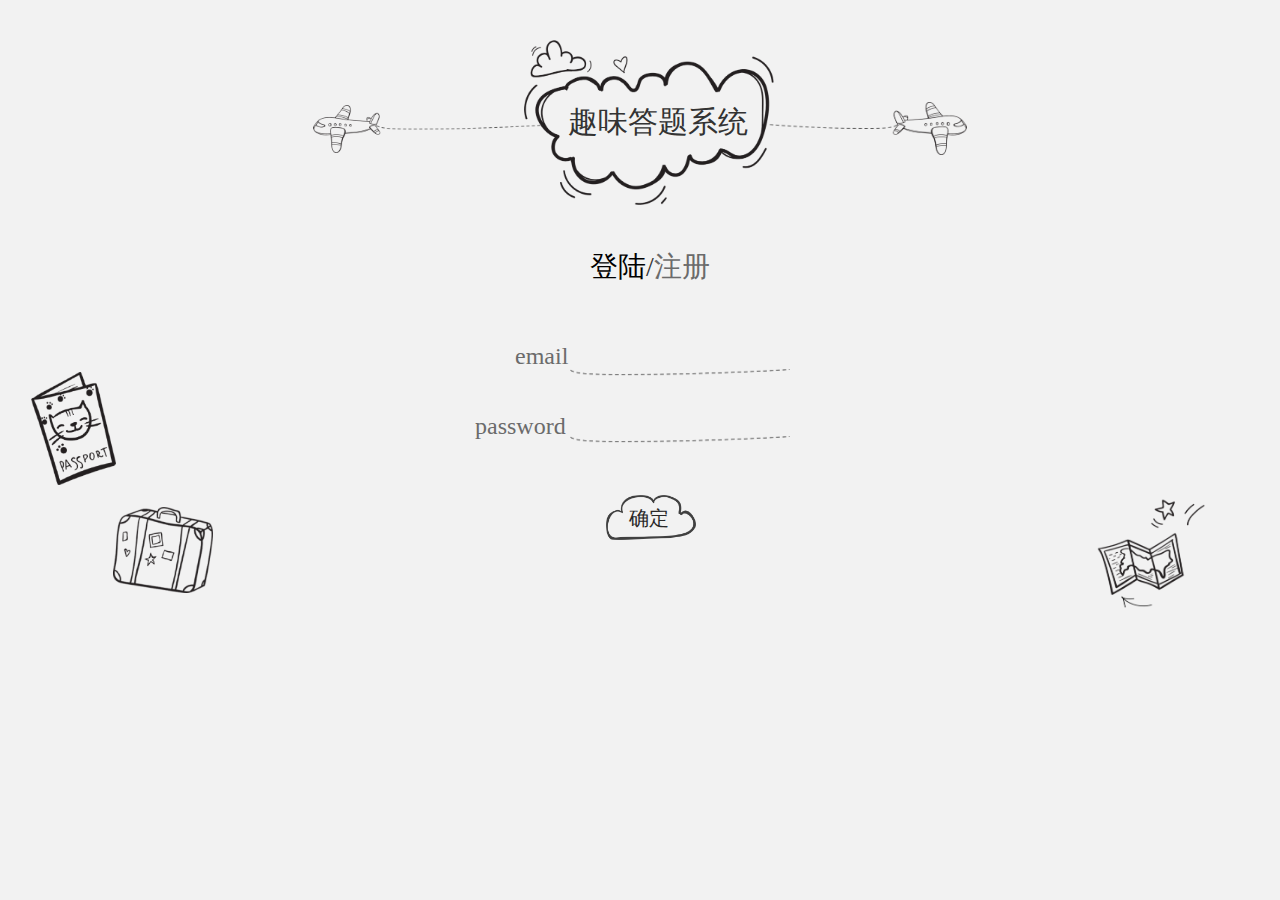
<file: DESIGN/多人答题/登陆.html>
﻿<!DOCTYPE html>
<html>
  <head>
    <title>登陆</title>
    <meta http-equiv="X-UA-Compatible" content="IE=edge"/>
    <meta http-equiv="content-type" content="text/html; charset=utf-8"/>
    <meta name="apple-mobile-web-app-capable" content="yes"/>
    <link href="resources/css/jquery-ui-themes.css" type="text/css" rel="stylesheet"/>
    <link href="resources/css/axure_rp_page.css" type="text/css" rel="stylesheet"/>
    <link href="data/styles.css" type="text/css" rel="stylesheet"/>
    <link href="files/登陆/styles.css" type="text/css" rel="stylesheet"/>
    <script src="resources/scripts/jquery-1.7.1.min.js"></script>
    <script src="resources/scripts/jquery-ui-1.8.10.custom.min.js"></script>
    <script src="resources/scripts/prototypePre.js"></script>
    <script src="data/document.js"></script>
    <script src="resources/scripts/prototypePost.js"></script>
    <script src="files/登陆/data.js"></script>
    <script type="text/javascript">
      $axure.utils.getTransparentGifPath = function() { return 'resources/images/transparent.gif'; };
      $axure.utils.getOtherPath = function() { return 'resources/Other.html'; };
      $axure.utils.getReloadPath = function() { return 'resources/reload.html'; };
    </script>
  </head>
  <body>
    <div id="base" class="">

      <!-- Unnamed (组合) -->
      <div id="u102" class="ax_default" data-left="524" data-top="40" data-width="250" data-height="165">

        <!-- Unnamed (图片) -->
        <div id="u103" class="ax_default _图片">
          <img id="u103_img" class="img " src="images/登陆/u103.png"/>
          <!-- Unnamed () -->
          <div id="u104" class="text" style="display:none; visibility: hidden">
            <p><span></span></p>
          </div>
        </div>

        <!-- Unnamed (矩形) -->
        <div id="u105" class="ax_default label">
          <div id="u105_div" class=""></div>
          <!-- Unnamed () -->
          <div id="u106" class="text">
            <p><span>趣味答题系统</span></p>
          </div>
        </div>
      </div>

      <!-- Unnamed (矩形) -->
      <div id="u107" class="ax_default label">
        <div id="u107_div" class=""></div>
        <!-- Unnamed () -->
        <div id="u108" class="text">
          <p><span style="color:#000000;">登陆</span><span>/</span><span style="color:#6B6B6B;">注册</span></p>
        </div>
      </div>

      <!-- Unnamed (组合) -->
      <div id="u109" class="ax_default" data-left="475" data-top="343" data-width="315" data-height="103">

        <!-- Unnamed (图片) -->
        <div id="u110" class="ax_default _图片">
          <img id="u110_img" class="img " src="images/登陆/u110.png"/>
          <!-- Unnamed () -->
          <div id="u111" class="text" style="display:none; visibility: hidden">
            <p><span></span></p>
          </div>
        </div>

        <!-- Unnamed (矩形) -->
        <div id="u112" class="ax_default label">
          <div id="u112_div" class=""></div>
          <!-- Unnamed () -->
          <div id="u113" class="text">
            <p><span>email</span></p>
          </div>
        </div>

        <!-- Unnamed (图片) -->
        <div id="u114" class="ax_default _图片">
          <img id="u114_img" class="img " src="images/登陆/u110.png"/>
          <!-- Unnamed () -->
          <div id="u115" class="text" style="display:none; visibility: hidden">
            <p><span></span></p>
          </div>
        </div>

        <!-- Unnamed (矩形) -->
        <div id="u116" class="ax_default label">
          <div id="u116_div" class=""></div>
          <!-- Unnamed () -->
          <div id="u117" class="text">
            <p><span>password</span></p>
          </div>
        </div>
      </div>

      <!-- Unnamed (图片) -->
      <div id="u118" class="ax_default _图片">
        <img id="u118_img" class="img " src="images/登陆/u118.png"/>
        <!-- Unnamed () -->
        <div id="u119" class="text" style="display:none; visibility: hidden">
          <p><span></span></p>
        </div>
      </div>

      <!-- Unnamed (矩形) -->
      <div id="u120" class="ax_default label">
        <div id="u120_div" class=""></div>
        <!-- Unnamed () -->
        <div id="u121" class="text">
          <p><span>确定</span></p>
        </div>
      </div>

      <!-- Unnamed (图片) -->
      <div id="u122" class="ax_default _图片">
        <img id="u122_img" class="img " src="images/登陆/u122.png"/>
        <!-- Unnamed () -->
        <div id="u123" class="text" style="display:none; visibility: hidden">
          <p><span></span></p>
        </div>
      </div>

      <!-- Unnamed (图片) -->
      <div id="u124" class="ax_default _图片">
        <img id="u124_img" class="img " src="images/登陆/u124.png"/>
        <!-- Unnamed () -->
        <div id="u125" class="text" style="display:none; visibility: hidden">
          <p><span></span></p>
        </div>
      </div>

      <!-- Unnamed (图片) -->
      <div id="u126" class="ax_default _图片">
        <img id="u126_img" class="img " src="images/登陆/u126.png"/>
        <!-- Unnamed () -->
        <div id="u127" class="text" style="display:none; visibility: hidden">
          <p><span></span></p>
        </div>
      </div>

      <!-- Unnamed (图片) -->
      <div id="u128" class="ax_default _图片">
        <img id="u128_img" class="img " src="images/登陆/u128.png"/>
        <!-- Unnamed () -->
        <div id="u129" class="text" style="display:none; visibility: hidden">
          <p><span></span></p>
        </div>
      </div>

      <!-- Unnamed (图片) -->
      <div id="u130" class="ax_default _图片">
        <img id="u130_img" class="img " src="images/登陆/u130.png"/>
        <!-- Unnamed () -->
        <div id="u131" class="text" style="display:none; visibility: hidden">
          <p><span></span></p>
        </div>
      </div>
    </div>
  </body>
</html>
</file>
<file: DESIGN/多人答题/resources/css/default.css>
﻿body {
  font-family : Arial, Helvetica, Sans-Serif;
  background-color: #8f949a;
  overflow:hidden;
}
a {
  cursor: pointer;
}

input[type="radio"], input[type="checkbox"] {
    margin: 0px 9px 0px 0px;
    vertical-align: bottom;
}

input {
    -webkit-box-sizing: border-box;
    -moz-box-sizing: border-box;
    box-sizing: border-box;
}

#maximizePanelContainer {
  font-size: 4px;
  position:absolute;
  left: 0px;
  top: 0px;
  width: 55px;
  height: 20px;
  overflow: visible;
  z-index: 1000;
}
#maximizePanelOver {
    position: absolute;
    left: 0px;
    top: 0px;
    width: 55px;
    height: 20px;
}
.maximizePanel {
    position: absolute;
    left: 0px;
    top: 0px;
    width: 55px;
    height: 20px;
    background: #a2a2a2 url('../images/expand.png') no-repeat center center;
    background: url('../images/expand.svg') no-repeat center center, linear-gradient(rgba(200,200,200,.5),rgba(200,200,200,.5));
    cursor: pointer;
}

#interfaceControlFrameMinimizeContainer {
  position:absolute;
    top: 0px;
    left: 0px;
  font-size: 2px; /*for IE*/
  text-align: right;
  z-index: 100;
    height: 20px;
    width: 55px;
    background-color: #62666b;
}
#interfaceControlFrameMinimizeContainer a {
    display: inline-block;
    width: 55px;
    height: 20px;
    font-size: 2px;
    background: url('../images/close.png') no-repeat center center;
    background: url('../images/close.svg') no-repeat center center, linear-gradient(transparent,transparent);
    text-decoration: none;
}

.hashover #interfaceControlFrameMinimizeContainer a:hover {
    background: url('../images/close_hover.png') no-repeat center center;
    background: url('../images/close_hover.svg') no-repeat center center, linear-gradient(transparent,transparent);
}

#interfaceControlFrame {
    margin: 0px 0px 0px 55px;
}

#interfaceControlFrameCloseContainer {
    /*display: none;*/
    position:absolute;
    bottom: 0px;
    left: 0px;
    font-size: 9px;
    font-family: 'Trebuchet MS';
    font-weight: bold;
    letter-spacing: 1px;
    z-index: 100;
    width: 55px;
    background-color: #62666b;
    text-align: center;  
}
#interfaceControlFrameCloseContainer a {
    display: inline-block;
    width: 55px;
    color: #ffffff;
    padding: 5px 0px;
}

#interfaceControlFrameHeader li a {
    display: block;
    width: 54px;
    height: 78px;
    text-align: center;
    padding-top: 50px;
    outline: none;
    margin-right: 1px;
    text-decoration: none;
    color: #ffffff;
    white-space: nowrap;
    background-color: transparent;
    background-repeat: no-repeat;
    background-position: 50% 17px;
    box-sizing: border-box;
    -moz-box-sizing: border-box;
    -webkit-box-sizing: border-box;
    border-left: 4px solid transparent;
    border-right: 4px solid transparent;
}

.hashover #interfaceControlFrameHeader li a:hover {
    background-color: transparent;
    background-repeat: no-repeat;
    background-position: 50% 17px;
    color: #c2c2c2;
}

#interfaceControlFrameHeader li a.selected, #interfaceControlFrameHeader li a.selected:hover {
    background-color: #f5f5f5;
    background-repeat: no-repeat;
    background-position: 50% 17px;
    color: #62666b;
    border-left: 5px solid #138CDD;
}

#interfaceControlFrameHeaderContainer {
    float: left;
    overflow: visible;
    width: 55px;
    margin-left: -55px;
    margin-top: 20px;
}

#interfaceControlFrameHeader {
    position: relative;
    list-style: none;
    font-size: 8px;
    z-index: 50;
    font-family: 'Trebuchet MS';
    font-weight: bold;
    letter-spacing: 1px;
}

#interfaceControlFrameContainer {
    float: right;
    background-color: #f5f5f5;
    overflow: hidden;
    width: 100%;
}

#interfaceControlFrameLogoContainer {
  background-color: White;
  padding: 20px 10px 10px 10px;
  overflow: hidden;
}

#interfaceControlFrameLogoImageContainer {
  text-align: center;
}

#interfaceControlFrameLogoCaptionContainer {
  text-align: center;
  margin: 5px 10px 0px 10px;
  font-size: 12px;
  color: #4a4a4a;
}

#logoImage {
    width: 100%;
}

.emptyStateContainer {
    text-align: center;
    padding: 0px 10px;
    margin-top: 32px
}

.emptyStateTitle {
    margin: 0px 0px 9px 0px;
    font-weight: bold;
}

.emptyStateContent {
    line-height: 16px;
}

.dottedDivider {
    height: 2px;
    margin: 15px 0px 15px 0px;
    background: url('../images/divider.png') no-repeat center center;
    background: url('../images/divider.svg') no-repeat center center, linear-gradient(transparent,transparent);
}

.nondottedDivider {
    height: 2px;
    margin: 9px 0px 9px 0px;
}
</file>
<file: DESIGN/多人答题/plugins/sitemap/styles/sitemap.css>
﻿
#sitemapHost {
    font-size: 12px;
    color:#4a4a4a;
    height: 100%;
}

#sitemapHostBtn a {
    background: url('images/sitemap_on.png');
    background: url('images/sitemap_on.svg'),linear-gradient(transparent, transparent);
}

.hashover #sitemapHostBtn a:hover {
    background: url('images/sitemap_hover.png');
    background: url('images/sitemap_hover.svg'),linear-gradient(transparent, transparent);
}

#sitemapHostBtn a.selected, #sitemapHostBtn a.selected:hover {
    background: url('images/sitemap_off.png');
    background: url('images/sitemap_off.svg'),linear-gradient(transparent, transparent);
}

#sitemapHost .pageButtonHeader {
    top: -27px;
}

#sitemapTreeContainer {
    overflow: auto;
    width: 100%;
    height: 100%;
    -webkit-overflow-scrolling: touch;
}

.sitemapTree {
    margin: 0px 0px 10px 0px;
    overflow:visible;
}

.sitemapTree ul {
    list-style-type: none;
    margin: 0px 0px 0px 0px;
    padding-left: 0px;
}

.sitemapPlusMinusLink 
{
}

.sitemapMinus 
{
	vertical-align:middle;
    background: url('images/minus.gif');
    background-repeat: no-repeat;
	margin-right: 3px;	
	margin-bottom: 1px;
    height:9px;
    width:9px;
    display:inline-block;
}

.sitemapPlus 
{
	vertical-align:middle;
    background: url('images/plus.gif');
    background-repeat: no-repeat;
	margin-right: 3px;	
	margin-bottom: 1px;
	height:9px;
    width:9px;
    display:inline-block;
}

.sitemapPageLink 
{
    margin-left: 0px;
}

.sitemapPageIcon 
{
	margin: 0px 0px -3px 4px;
    width: 16px;
    height: 16px;
    display: inline-block;
    background: url('images/page.png') no-repeat center center;
    background: url('images/page.svg') no-repeat center center, linear-gradient(transparent,transparent);
}

.sitemapFlowIcon
{
    background: url('images/flow.png') no-repeat center center;
    background: url('images/flow.svg') no-repeat center center, linear-gradient(transparent,transparent);
}

.sitemapFolderIcon
{
    background: url('images/folder_closed.png') no-repeat center center;
    background: url('images/folder_closed.svg') no-repeat center center, linear-gradient(transparent,transparent);
}

.sitemapFolderOpenIcon
{
    background: url('images/folder_open.png') no-repeat center center;
    background: url('images/folder_open.svg') no-repeat center center, linear-gradient(transparent,transparent);
}

.sitemapPageName 
{
    margin-left: 7px;
}

.sitemapNode 
{
    /*margin:4px 0px 4px 0px;*/
    white-space:nowrap;
}

.sitemapPageLinkContainer {
    /*display: inline-block;*/
    margin-left: 0px;
    padding: 4px 0px 4px 0px;
}
/*
.sitemapNode div
{
	padding-top: 1px; 
	padding-bottom: 3px;
    padding-left: 20px;
	height: 14px;
}
*/

.sitemapExpandableNode 
{
	margin-left: 0px;
}

.sitemapHighlight 
{
    /*display: inline-block;*/
	background-color : #C8E0F0;
    font-weight: bold;
}

.sitemapGreyedName
{
	color: #AAA;
}


.pluginNameHeader
{
    font-family: 'Trebuchet MS';
	font-size: 12px;
    letter-spacing: 1px;
	/*font-weight: bold;*/
	white-space: nowrap;
    margin-bottom: 5px;
}

.pageNameHeader
{
    font-family: 'Trebuchet MS';
    /*display: inline-block;*/
    /*float: left;*/
	font-size: 15px;
	font-weight: bold;
	/*height: 23px;*/
    padding-right: 77px;
	white-space: nowrap;
    overflow: hidden;
    text-overflow: ellipsis;
}

.pageButtonHeader
{
    float: right;
    position: relative;
    /*width: 72px;*/
	height: 24px;
    top: -22px;
    margin-bottom: -24px;
}

.sitemapHeader
{
    padding-top: 27px;
    border-bottom: 1px solid #d9d9d9;
    min-width: 110px;
}

.sitemapToolbar {
    margin: 0px 5px 14px 12px;
}

.sitemapToolbarButton
{
    float: left;
    width: 22px;
    height: 22px;
    border: 1px solid transparent;
}

#linksButton {
    background: url('images/share.png') no-repeat center center;
    background: url('images/share.svg') no-repeat center center, linear-gradient(transparent,transparent);
}

#linksButton:hover {
    background: url('images/share_hover.png') no-repeat center center;
    background: url('images/share_hover.svg') no-repeat center center, linear-gradient(transparent,transparent);
}

#linksButton.sitemapToolbarButtonSelected, .hashover #linksButton.sitemapToolbarButtonSelected:hover {
    background: url('images/share_on.png') no-repeat center center;
    background: url('images/share_on.svg') no-repeat center center, linear-gradient(transparent,transparent);
}

#adaptiveButton {
    background: url('images/views.png') no-repeat center center;
    background: url('images/views.svg') no-repeat center center, linear-gradient(transparent,transparent);
}

#adaptiveButton:hover {
    background: url('images/views_hover.png') no-repeat center center;
    background: url('images/views_hover.svg') no-repeat center center, linear-gradient(transparent,transparent);
}

#adaptiveButton.sitemapToolbarButtonSelected, #adaptiveButton.sitemapToolbarButtonSelected:hover {
    background: url('images/views_on.png') no-repeat center center;
    background: url('images/views_on.svg') no-repeat center center, linear-gradient(transparent,transparent);
}

#highlightInteractiveButton {
    background: url('images/hotspots.png') no-repeat center center;
    background: url('images/hotspots.svg') no-repeat center center, linear-gradient(transparent,transparent);
    margin-top: 1px;
}

#highlightInteractiveButton:hover {
    background: url('images/hotspots_hover.png') no-repeat center center;
    background: url('images/hotspots_hover.svg') no-repeat center center, linear-gradient(transparent,transparent);
}

#highlightInteractiveButton.sitemapToolbarButtonSelected, #highlightInteractiveButton.sitemapToolbarButtonSelected:hover {
    background: url('images/hotspots_on.png') no-repeat center center;
    background: url('images/hotspots_on.svg') no-repeat center center, linear-gradient(transparent,transparent);
}

/*#variablesButton {
    background: url('images/229_variables_16.png') no-repeat center center;
}*/

#searchButton {
    background: url('images/232_search_16.png') no-repeat center center;
}

.sitemapLinkContainer
{
	margin-top: 8px;
	padding-right: 5px;
	/*font-size: 12px;*/
}

.sitemapLinkField 
{
	width: 100%;
	font-size: 12px;
	margin-top: 3px;
    padding: 5px;
}

.sitemapRadioSelected {
    font-weight: bold;
}

.sitemapOptionContainer
{
	margin-top: 8px;
	padding-right: 5px;
	/*font-size: 12px;*/
}

#sitemapOptionsDiv
{
	margin-top: 10px;
	/*margin-left: 16px;*/
}

#viewSelectDiv
{
    padding: 2px 0px 0px 0px;
	/*margin-left: 5px;*/
}

#viewSelect
{
	width: 70%;
}

.sitemapUrlOption
{
	padding-bottom: 8px;
}

.optionLabel
{
	font-size: 12px;
}

.sitemapPopupContainer
{
    display: none;
    position: absolute;
	background-color: #F4F4F4;
	border: 1px solid #B9B9B9;
	padding: 5px 5px 5px 5px;
	margin: 5px 0px 0px 5px;
    z-index: 1;
}

#sitemapLinksContainer {
    border-top: 1px solid #d9d9d9;
    padding: 10px;
    margin-left: 0px;
    /*line-height: 18px;*/
}

#adaptiveViewsContainer {
    border-top: 1px solid #d9d9d9;
    padding: 10px;
    margin-left: 0px;
    line-height: 18px;
}

.adaptiveViewOption
{
	padding: 2px;
}

.adaptiveViewOption:hover
{ 
	background-color: rgb(204,235,248);
	cursor: pointer;
}

.currentAdaptiveView {
    font-weight: bold;
}

.adaptiveCheckboxDiv {
	height: 15px;
	width: 15px;
	float: left;
}

.checkedAdaptive {
	background: url('images/adaptivecheck.png') no-repeat center center;
}

/*#variablesContainer 
{
	max-height: 350px;
	overflow: auto;
}*/

/*#variablesClearLink 
{
	color: #069;
	left: 5px;
}*/

#searchDiv {
    padding: 8px 12px 11px 12px;
}

#searchBox {
    width: 100%;
    border: none;
    border-top: 1px solid #d9d9d9;
    /*border-bottom: 1px solid #d9d9d9;*/
    padding: 5px;
    font-size: 12px;
}

.searchBoxHint 
{
	color: #8f949a;
	/*font-style: italic;*/
}

#sitemapLinksPageName
{
	font-weight: bold;
}

#sitemapOptionsHeader
{
	font-weight: bold;
}
</file>
<file: DESIGN/多人答题/plugins/page_notes/styles/page_notes.css>
﻿#pageNotesHost {
    font-size: 12px;
    color:#4a4a4a;
    height: 100%;
}

#pageNotesHostBtn a {
    background: url('images/notes_on.png');
    background: url('images/notes_on.svg'),linear-gradient(transparent, transparent);
}

.hashover #pageNotesHostBtn a:hover {
    background: url('images/notes_hover.png');
    background: url('images/notes_hover.svg'),linear-gradient(transparent, transparent);
}

#pageNotesHostBtn a.selected, #pageNotesHostBtn a.selected:hover {
    background: url('images/notes_off.png');
    background: url('images/notes_off.svg'),linear-gradient(transparent, transparent);
}

#footnotesButton {
    background: url('images/footnotes.png') no-repeat center center;
    background: url('images/footnotes.svg') no-repeat center center,linear-gradient(transparent, transparent);
}

#footnotesButton:hover {
    background: url('images/footnotes_hover.png') no-repeat center center;
    background: url('images/footnotes_hover.svg') no-repeat center center,linear-gradient(transparent, transparent);
}

#footnotesButton.sitemapToolbarButtonSelected, #footnotesButton.sitemapToolbarButtonSelected:hover {
    background: url('images/footnotes_on.png') no-repeat center center;
    background: url('images/footnotes_on.svg') no-repeat center center,linear-gradient(transparent, transparent);
}

.nextPageButton {
    background: url('images/forward.png') no-repeat center center;
    background: url('images/forward.svg') no-repeat center center,linear-gradient(transparent, transparent);    
}

.nextPageButton:hover {
    background: url('images/forward_hover.png') no-repeat center center;
    background: url('images/forward_hover.svg') no-repeat center center,linear-gradient(transparent, transparent);    
}

.prevPageButton {
    background: url('images/back.png') no-repeat center center;
    background: url('images/back.svg') no-repeat center center,linear-gradient(transparent, transparent);    
}

.prevPageButton:hover {
    background: url('images/back_hover.png') no-repeat center center;
    background: url('images/back_hover.svg') no-repeat center center,linear-gradient(transparent, transparent);    
}

#pageNotesScrollContainer 
{
    overflow: auto;
    width: 100%;
    /*height: 100%;*/
    -webkit-overflow-scrolling: touch;
}    

#pageNotesContainer 
{
    /*padding: 10px 10px 10px 12px;*/
}

#pageNotesContent 
{
	overflow: visible;
}

.pageNoteContainer 
{
    padding: 10px;
}

.pageNoteName 
{
    font-family: 'Trebuchet MS';
	font-size: 14px;
    font-weight: bold;
	margin-bottom: 5px;
	/*text-decoration: underline;*/
	white-space: nowrap;
}

.pageNote 
{
    line-height: 21px;
	/*margin-bottom: 20px;*/
}

.widgetNoteContainer {
    padding: 10px;
    border-bottom: 1px solid transparent;
    border-top: 1px solid transparent;
    cursor: pointer;
}

.widgetNoteContainerSelected {
    background-color: white;
    border-bottom: 1px solid #c2c2c2;
    border-top: 1px solid #c2c2c2;
}

/*.widgetNoteContainer:hover {
    background-color: white;
    //border-bottom: 1px solid #c2c2c2;
    //border-top: 1px solid #c2c2c2;
}*/

.widgetNoteFootnote {
    display: inline-block;
    /*vertical-align: top;
    margin: 2px 5px 10px 0px;
    padding: 1px 6px;
    font-size: 10px;
    color: #ffffff;
    background-color: #0a6cd6;*/
    width: 13px;
    height: 12px;
    padding-top: 1px;
    text-align: center;
    background-color: #138CDD;
    /*-moz-box-shadow: 1px 1px 3px #aaa;
    -webkit-box-shadow: 1px 1px 3px #aaa;
    box-shadow: 1px 1px 3px #aaa;*/
    font-size: 0px;
    margin-right: 8px;
}

div.annnoteline {
    display: inline-block;
    width: 9px;
    height: 1px;
    border-bottom: 1px solid white;
    margin-top: 1px;
}

.widgetNoteLabel {
    display: inline-block;
    vertical-align: top;
    font-family: 'Trebuchet MS';
	font-size: 14px;
    font-weight: bold;
	margin-bottom: 5px;    
}

.noteLink {
    text-decoration: inherit;
    color: inherit;
}

.noteLink:hover {
    background-color: white;
}
</file>
<file: DESIGN/多人答题/plugins/debug/styles/debug.css>
﻿#debugHost {
    font-size: 12px;
    color:#4a4a4a;
    height: 100%;
}

#debugHostBtn a {
    background: url('images/variables_on.png');
    background: url('images/variables_on.svg'),linear-gradient(transparent, transparent);
}

.hashover #debugHostBtn a:hover {
    background: url('images/variables_hover.png');
    background: url('images/variables_hover.svg'),linear-gradient(transparent, transparent);
}

#debugHostBtn a.selected, #debugHostBtn a.selected:hover {
    background: url('images/variables_off.png');
    background: url('images/variables_off.svg'),linear-gradient(transparent, transparent);
}

#debugHeader .pageNameHeader {
    padding-right: 0px;
}

#variablesClearLink {
    display: inline-block;
    margin-bottom: 15px;
}

#variablesClearLink:hover {
    color: #0a6cd6;
}

#traceClearLink {
    display: inline-block;
    margin-bottom: 15px;
}

#traceClearLink:hover {
    color: #0a6cd6;
}

#debugScrollContainer 
{
    overflow: auto;
    width: 100%;
    height: 100%;
    -webkit-overflow-scrolling: touch;
}

#debugContainer {
        padding: 10px 10px 10px 10px;
}

.variableName
{
	font-weight: bold;
}

.variableDiv
{
    margin-bottom: 20px;
    line-height: 16px;

}

#variablesContainer {
    padding-bottom: 5px;
    /*overflow: auto;*/
}

#traceContainer {
    padding-top: 15px;
    /*padding: 0px 10px 10px 10px;*/
}

.debugToolbarButton 
{
	font-size: 1em;
	color: #069;
}

.axEventBlock {
    display: inline-block;
    width: 100%;
    margin: 5px 0px 5px 0px;
    line-height: 21px;
}

/*a.axEventBlock:hover {
    background-color: #069;
    color: white;
}*/

.axTime {
    margin: 0px 0px 0px 0px;
    font-size: 11px;
    color: #b1b3b5;
}

.axLabel {
    margin: 0px 0px 5px 0px;
    font-family: 'Trebuchet MS';
    font-size: 14px;
    font-weight: bold;
}

.lastAxEvent {
    margin-bottom: 10px;
    border-bottom: 1px solid #c2c2c2;
    padding-bottom: 10px;
}

.axEvent {
    margin: 0px 0px 5px 0px;
    font-weight: bold;
}

.axCase {
    margin: 0px 0px 5px 8px;
    font-style: italic;
}

.axAction {
    margin: 0px 0px 5px 13px;
}

#traceEmptyState.emptyStateContainer {
    margin-top: 0px;
}

.debugLinksContainer {
    text-align: right;
}
</file>
<file: DESIGN/多人答题/plugins/recordplay/styles/recordplay.css>
﻿#recordPlayHost {
    font-size: 12px;
    color:#333;
    height: 100%;
}


#recordPlayContainer 
{
    overflow: auto;
    width: 100%;
    height: 100%;
    padding: 10px 10px 10px 10px;
}

#recordPlayToolbar 
{
	margin: 5px 5px 5px 5px;
    height: 22px;
}

#recordPlayToolbar .recordPlayButton
{
    float: left;
    width: 22px;
    height: 22px;
    border: 1px solid transparent;
}

#recordPlayToolbar .recordPlayButton:hover
{
    border: 1px solid rgb(0,157,217);
    background-color : rgb(166,221,242);
}

#recordPlayToolbar .recordPlayButton:active
{
    border: 1px solid rgb(0,157,217);
    background-color : rgb(204,235,248);
}

#recordPlayToolbar .recordPlayButtonSelected {
    border: 1px solid rgb(0,157,217);
    background-color : rgb(204,235,248);    
}

#recordButton {
    background: url('../../sitemap/styles/images/233_hyperlink_16.png') no-repeat center center;
}

#playButton {
    background: url('../../sitemap/styles/images/225_responsive_16.png') no-repeat center center;
}

#stopButton {
    background: url('../../sitemap/styles/images/228_togglenotes_16.png') no-repeat center center;
}

#deleteButton {
    background: url('../../sitemap/styles/images/231_event_16.png') no-repeat center center;
}

#recordNameHeader
{
    /* yeah??*/
	font-size: 13px;
	font-weight: bold;
	height: 23px;
	white-space: nowrap;
}

#recordPlayContent 
{
    /* yeah??*/
	overflow: visible;
}

.recordPlayName 
{
	font-size: 12px;
	margin-bottom: 5px;
	text-decoration: underline;
	white-space: nowrap;
}

.recordPlay 
{
	margin-bottom: 10px;
}
</file>
<file: web/css/IASfont.css>
@font-face {
  font-family: hkpp;
  src: url(../font/hkpp.ttf);
}
@font-face {
  font-family: hkwwtjW5;
  src: url(../font/hkwwtjW5.ttc);
}
</file>
<file: web/css/backManager.css>
html,
body {
  margin: 0;
  padding: 0;
  height: 100%;
  width: 100%;
  background: url("../image/login/bg.jpeg") center center repeat;
  z-index: -1;
  position: absolute;
}
input {
  margin: 0;
  padding: 0;
  outline: none;
  height: 100%;
  width: 100%;
  border: none;
  background: transparent;
}
::-webkit-scrollbar-track {
  height: 10px;
  -webkit-box-shadow: inset 0 0 6px rgba(0, 0, 0, 0.3);
  border-radius: 10px;
  background-color: transparent;
}
::-webkit-scrollbar {
  width: 12px;
  background-color: transparent;
}
::-webkit-scrollbar:horizontal {
  height: 10px;
  background-color: transparent;
}
::-webkit-scrollbar-thumb {
  border-radius: 10px;
  -webkit-box-shadow: inset 0 0 6px rgba(0, 0, 0, 0.2);
  background-color: rgba(85, 85, 85, 0.2);
}
::-webkit-scrollbar-thumb:hover {
  border-radius: 10px;
  -webkit-box-shadow: inset 0 0 6px rgba(0, 0, 0, 0.2);
  background-color: rgba(85, 85, 85, 0.6);
}
::-webkit-scrollbar-track:horizontal {
  background: transparent;
}
.main {
  margin: 0;
  padding: 0;
  height: 100%;
  width: 100%;
}
.mainHidden {
  display: none;
}
.mainContent {
  max-width: 56em;
  width: 100%;
  height: 100%;
  margin: 0 auto;
  position: relative;
  display: flex;
  flex-direction: column;
  justify-content: flex-start;
}
.mainContent-toastBox {
  width: 100%;
  text-align: center;
  position: absolute;
  bottom: 3em;
  display: none;
  opacity: 0;
  transition: all .3s;
  font-family: hkwwtjW5;
}
.mainContent-toast {
  padding: .5em 2em;
  background: rgba(51, 51, 51, 0.8);
  color: white;
  position: relative;
  border-radius: .5em;
  display: inline-block;
}
.mainHeader {
  width: 100%;
  position: relative;
  text-align: center;
  user-select: none;
  font-family: hkwwtjW5;
  font-size: 2.5em;
  margin: 1.7em 0 0 0;
}
.mainControl {
  width: 100%;
  position: relative;
  display: flex;
  justify-content: flex-end;
  margin: 2em 0 0;
}
.mainControl-button {
  user-select: none;
  padding: .6em 1em;
  background: url("../image/backManager/u20.png") center center no-repeat;
  background-size: 100% 100%;
  font-family: hkwwtjW5;
  font-size: 1.25em;
  margin: 0 .5em 0;
}
.mainControl-button:last-child {
  margin: 0 3em 0 0;
}
.mainTable {
  flex: 1;
  width: 100%;
  display: flex;
}
.mainTable-menus {
  height: 100%;
  width: 6em;
  display: flex;
  flex-direction: column;
  justify-content: flex-start;
  align-items: center;
  font-family: hkwwtjW5;
  font-size: 1.25em;
  font-weight: 700;
  box-shadow: 1.05em 0 0 -1em rgba(128, 128, 128, 0.5);
}
.mainTable-menu {
  margin: 1.5em 0 0;
  cursor: pointer;
  user-select: none;
}
.mainTable-menu:first-child {
  margin: 3em 0 0;
}
.mainTable-show {
  display: flex;
  justify-content: center;
  align-items: center;
  flex: 1;
  height: 100%;
}
.mainTable-box {
  height: 90%;
  width: 90%;
  background: #f2f2f2;
}
</file>
<file: web/css/gameLobby.css>
html,
body {
  margin: 0;
  padding: 0;
  height: 100%;
  width: 100%;
  background: url("../image/login/bg.jpeg") center center repeat;
  z-index: -1;
  position: absolute;
}
input {
  margin: 0;
  padding: 0;
  outline: none;
  height: 100%;
  width: 100%;
  border: none;
  background: transparent;
}
.main {
  margin: 0;
  padding: 0;
  height: 100%;
  width: 100%;
}
.mainHidden {
  display: none;
}
.mainContent {
  max-width: 76em;
  width: 100%;
  height: 100%;
  margin: 0 auto;
  position: relative;
  display: flex;
  flex-direction: column;
  justify-content: space-between;
}
.mainDecorate {
  position: absolute;
  height: 100%;
  width: 100%;
  z-index: -1;
  user-selecdt: none;
}
.mainHeader {
  width: 100%;
  padding: 3em 0 0;
  position: relative;
  height: 10em;
  text-align: center;
  user-select: none;
}
.mainHeader-Left {
  position: relative;
  display: inline-block;
  vertical-align: middle;
  height: 3.3em;
  width: 12.5em;
  background: url("../image/login/u122.png") center center no-repeat;
  background-size: 100% 100%;
}
.mainHeader-Right {
  position: relative;
  display: inline-block;
  vertical-align: middle;
  height: 3.3em;
  width: 12.5em;
  background: url("../image/login/u124.png") center center no-repeat;
  background-size: 100% 100%;
}
.mainHeader-Middle {
  position: relative;
  display: inline-block;
  vertical-align: middle;
  height: 10em;
  line-height: 10em;
  font-family: hkwwtjW5;
  font-weight: 400;
  width: 15.6em;
  background: url("../image/login/u103.png") center center no-repeat;
  background-size: 100% 100%;
}
.mainHeader-Middle > span {
  font-size: 1.88em;
  color: #333;
}
.mainTables {
  width: 57.43em;
  display: flex;
  margin: 0 auto;
  flex-wrap: wrap;
  justify-content: space-around;
}
.mainTable {
  width: 9.37em;
  height: 8.18em;
  cursor: pointer;
  margin: 2em 1.5em;
  font-family: hkwwtjW5;
  font-weight: 700;
}
.mainTable-prepare {
  background: url("../image/gameLobby/u154.png") center center no-repeat;
  background-size: 100% 100%;
}
.mainTable-gaming {
  background: url("../image/gameLobby/u148.png") center center no-repeat;
  background-size: 100% 100%;
}
.mainTable-empty {
  background: url("../image/gameLobby/u133.png") center center no-repeat;
  background-size: 100% 100%;
}
.mainTable-tableNum {
  text-align: center;
  line-height: 2.25em;
  font-size: 1.15em;
  margin: 1.2em 0 0 0;
}
.mainTable-tableState {
  text-align: center;
  line-height: 2.25em;
  font-size: 1.15em;
}
.mainPages {
  width: 100%;
  height: 2em;
  display: flex;
  justify-content: center;
  align-items: center;
  margin: 3.5em 0;
}
.mainPage-normalPage {
  text-align: center;
  cursor: pointer;
  margin: 0 .5em;
  overflow: hidden;
  width: .7em;
  height: 1.5em;
  border-radius: .35em;
  background: #bbb;
  line-height: 1.5em;
  color: #bbb;
  transition: all .3s;
}
.mainPage-activePage {
  width: 3em;
  color: white;
  border-radius: .75em;
}
.mainPage-normalPage:hover {
  color: #6b6b6b;
  background: #6b6b6b;
}
.mainPage-activePage:hover {
  width: 3em;
  color: white;
  border-radius: .75em;
  background: #bbb;
}
.mainPage-Left {
  cursor: pointer;
  margin: 0 .5em;
  height: 2.5em;
  width: 2.5em;
  background: url("../image/gameLobby/left.png") center center no-repeat;
  background-size: 100% 100%;
}
.mainPage-Right {
  cursor: pointer;
  margin: 0 .5em;
  height: 2.5em;
  width: 2.5em;
  background: url("../image/gameLobby/right.png") center center no-repeat;
  background-size: 100% 100%;
}
.mainPage-Right:hover {
  background: url("../image/gameLobby/right-hover.png") center center no-repeat;
  background-size: 100% 100%;
  transition: all .3s;
}
.mainPage-Left:hover {
  background: url("../image/gameLobby/left-hover.png") center center no-repeat;
  background-size: 100% 100%;
  transition: all .3s;
}
.Decorate1 {
  width: 2.5em;
  height: 2.68em;
  background: url("../image/gameLobby/u189.png") center center no-repeat;
  background-size: 100% 100%;
  top: 1em;
  right: 10%;
  position: absolute;
}
</file>
<file: web/css/login.css>
html,
body {
  margin: 0;
  padding: 0;
  height: 100%;
  width: 100%;
  background: url("../image/login/bg.jpeg") center center repeat;
  z-index: -1;
  position: absolute;
}
input {
  margin: 0;
  padding: 0;
  outline: none;
  height: 100%;
  width: 100%;
  border: none;
  background: transparent;
}
.main {
  margin: 0;
  padding: 0;
  height: 100%;
  width: 100%;
}
.mainHidden {
  display: none;
}
.mainContent {
  max-width: 76em;
  width: 100%;
  height: 100%;
  margin: 0 auto;
  position: relative;
  display: flex;
  flex-direction: column;
  justify-content: space-between;
}
.mainDecorate {
  position: absolute;
  height: 100%;
  width: 100%;
  z-index: -1;
  user-selecdt: none;
}
.mainHeader {
  width: 100%;
  padding: 3em 0 0;
  position: relative;
  height: 10em;
  text-align: center;
  user-select: none;
}
.mainHeader-Left {
  position: relative;
  display: inline-block;
  vertical-align: middle;
  height: 3.3em;
  width: 12.5em;
  background: url("../image/login/u122.png") center center no-repeat;
  background-size: 100% 100%;
}
.mainHeader-Right {
  position: relative;
  display: inline-block;
  vertical-align: middle;
  height: 3.3em;
  width: 12.5em;
  background: url("../image/login/u124.png") center center no-repeat;
  background-size: 100% 100%;
}
.mainHeader-Middle {
  position: relative;
  display: inline-block;
  vertical-align: middle;
  height: 10em;
  line-height: 10em;
  font-family: hkwwtjW5;
  font-weight: 400;
  width: 15.6em;
  background: url("../image/login/u103.png") center center no-repeat;
  background-size: 100% 100%;
}
.mainHeader-Middle > span {
  font-size: 1.88em;
  color: #333;
}
.mainChoice {
  margin: 5% 0 0 0;
  width: 100%;
  text-align: center;
  font-size: 28px;
  font-family: hkwwtjW5;
  color: #6b6b6b;
  user-select: none;
}
.mainChoice-active {
  color: black;
  cursor: pointer;
}
.mainChoice-inactive {
  cursor: pointer;
}
.mainAccount {
  width: 100%;
  height: 2em;
  position: relative;
  margin: 5% auto 0;
}
.mainAccount-prompt {
  width: 45%;
  line-height: 2em;
  height: 2em;
  display: inline-block;
  text-align: right;
  font-family: hkwwtjW5;
  font-size: 1.5em;
}
.mainAccount-input {
  height: 2em;
  display: inline-block;
  width: 13.75em;
  background: url("../image/login/u110.png") bottom center no-repeat;
  background-size: 100% 7px;
}
.mainPw {
  width: 100%;
  height: 2em;
  position: relative;
  margin: 1.5em auto 0;
}
.mainPw-prompt {
  width: 45%;
  line-height: 2em;
  height: 2em;
  display: inline-block;
  text-align: right;
  font-family: hkwwtjW5;
  font-size: 1.5em;
}
.mainPw-input {
  height: 2em;
  display: inline-block;
  width: 13.75em;
  background: url("../image/login/u110.png") bottom center no-repeat;
  background-size: 100% 7px;
}
#account {
  font-family: hkwwtjW5;
  font-size: 1.3em;
}
#pw {
  font-family: hkwwtjW5;
  font-size: 1.3em;
}
.mainButton {
  margin: 8% auto;
  width: 5.625em;
  height: 2.81em;
  line-height: 2.81em;
  font-family: hkwwtjW5;
  font-size: 1.5em;
  cursor: pointer;
  text-align: center;
  background: url("../image/login/u118.png") bottom center no-repeat;
  background-size: 100% 100%;
}
.Decorate1 {
  position: absolute;
  width: 5.31em;
  height: 7.06em;
  background: url("../image/login/u130.png") center center no-repeat;
  background-size: 100% 100%;
  top: 60%;
}
.Decorate2 {
  position: absolute;
  width: 6.25em;
  height: 5.375em;
  background: url("../image/login/u126.png") center center no-repeat;
  background-size: 100% 100%;
  top: 70%;
  left: 10%;
}
.Decorate3 {
  position: absolute;
  width: 8.43em;
  height: 7.81em;
  background: url("../image/login/u128.png") center center no-repeat;
  background-size: 100% 100%;
  top: 70%;
  right: 10%;
}
</file>
<file: DESIGN/多人答题/resources/css/axure_rp_page.css>
﻿/* so the window resize fires within a frame in IE7 */
html, body {
    height: 100%;
}

a {
    color: inherit;
}

p {
    margin: 0px;
    text-rendering: optimizeLegibility;
    font-feature-settings: "kern" 1;
    -webkit-font-feature-settings: "kern";
    -moz-font-feature-settings: "kern";
    -moz-font-feature-settings: "kern=1";
    font-kerning: normal;
}

iframe {
    background: #FFFFFF;
}

/* to match IE with C, FF */
input {
    padding: 1px 0px 1px 0px;
    box-sizing: border-box;
    -moz-box-sizing: border-box;
}

textarea {
    margin: 0px;
    box-sizing: border-box;
    -moz-box-sizing: border-box;
}

div.intcases {
    font-family: arial; 
    font-size: 12px;
    text-align:left; 
    border:1px solid #AAA; 
    background:#FFF none repeat scroll 0% 0%; 
    z-index:9999; 
    visibility:hidden; 
    position:absolute;
    padding: 0px;
    border-radius: 3px;
    white-space: nowrap;
}

div.intcaselink {
    cursor: pointer;
    padding: 3px 8px 3px 8px;
    margin: 5px;
    background:#EEE none repeat scroll 0% 0%; 
    border:1px solid #AAA;
    border-radius: 3px;
}

div.refpageimage {
    position: absolute;
    left: 0px;
    top: 0px;
    font-size: 0px;
    width: 16px;
    height: 16px;
    cursor: pointer;
    background-image: url(images/newwindow.gif);
    background-repeat: no-repeat;
}

div.annnoteimage {
    position: absolute;
    left: 0px;
    top: 0px;
    font-size: 0px;
    /*width: 16px;
    height: 12px;*/
    cursor: help;
    /*background-image: url(images/note.gif);*/
    /*background-repeat: no-repeat;*/
    width: 13px;
    height: 12px;
    padding-top: 1px;
    text-align: center;
    background-color: #138CDD;
    -moz-box-shadow: 1px 1px 3px #aaa;
    -webkit-box-shadow: 1px 1px 3px #aaa;
    box-shadow: 1px 1px 3px #aaa;
}

div.annnoteline {
    display: inline-block;
    width: 9px;
    height: 1px;
    border-bottom: 1px solid white;
    margin-top: 1px;
}

div.annnotelabel {
    position: absolute;
    left: 0px;
    top: 0px;
    font-family: Helvetica,Arial;
    font-size: 10px;
    /*border: 1px solid rgb(166,221,242);*/
    cursor: help;
    /*background:rgb(0,157,217) none repeat scroll 0% 0%;*/ 
    padding: 1px 3px 1px 3px;
    white-space: nowrap;
    color: white;
    
    background-color: #138CDD;
    -moz-box-shadow: 1px 1px 3px #aaa;
    -webkit-box-shadow: 1px 1px 3px #aaa;
    box-shadow: 1px 1px 3px #aaa;
}

.annotation {
    font-size: 12px;
    padding-left: 2px;
    margin-bottom: 5px;
}

.annotationName {
    /*font-size: 13px;
    font-weight: bold;
    margin-bottom: 3px;
    white-space: nowrap;*/

    font-family: 'Trebuchet MS';
    font-size: 14px;
    font-weight: bold;
    margin-bottom: 5px;
    white-space: nowrap;
}

.annotationValue {
    font-family: Arial, Helvetica, Sans-Serif;
    font-size: 12px;
    color: #4a4a4a;
    line-height: 21px;
    margin-bottom: 20px;
}

.noteLink {
    text-decoration: inherit;
    color: inherit;
}

.noteLink:hover {
    background-color: white;
}

/* this is a fix for the issue where dialogs jump around and takes the text-align from the body */
.dialogFix {
    position:absolute;
    text-align:left;
    border: 1px solid #8f949a;
}


@keyframes pulsate {
  from {
    box-shadow: 0 0 10px #15d6ba;
  }
  to {
    box-shadow: 0 0 20px #15d6ba;
  }
}

@-webkit-keyframes pulsate {
  from {
    -webkit-box-shadow: 0 0 10px #15d6ba;
    box-shadow: 0 0 10px #15d6ba;
  }
  to {
    -webkit-box-shadow: 0 0 20px #15d6ba;
    box-shadow: 0 0 20px #15d6ba;
  }
}
 
@-moz-keyframes pulsate {
  from {
    -moz-box-shadow: 0 0 10px #15d6ba;
    box-shadow: 0 0 10px #15d6ba;
  }
  to {
    -moz-box-shadow: 0 0 20px #15d6ba;
    box-shadow: 0 0 20px #15d6ba;
  }
}

.legacyPulsateBorder {
    /*border: 5px solid #15d6ba;
    margin: -5px;*/
    -moz-box-shadow: 0 0 10px 3px #15d6ba;
    box-shadow: 0 0 10px 3px #15d6ba;
}

.pulsateBorder {
  animation-name: pulsate;
  animation-timing-function: ease-in-out;
  animation-duration: 0.9s;
  animation-iteration-count: infinite;
  animation-direction: alternate;
  
  -webkit-animation-name: pulsate;
  -webkit-animation-timing-function: ease-in-out;
  -webkit-animation-duration: 0.9s;
  -webkit-animation-iteration-count: infinite;
  -webkit-animation-direction: alternate;

  -moz-animation-name: pulsate;
  -moz-animation-timing-function: ease-in-out;
  -moz-animation-duration: 0.9s;
  -moz-animation-iteration-count: infinite;
  -moz-animation-direction: alternate;
}

.ax_default_hidden, .ax_default_unplaced{
    display: none;
    visibility: hidden;
}

.widgetNoteSelected {
    -moz-box-shadow: 0 0 10px 3px #138CDD;
    box-shadow: 0 0 10px 3px #138CDD;
    /*-moz-box-shadow: 0 0 20px #3915d6;
    box-shadow: 0 0 20px #3915d6;*/
    /*border: 3px solid #3915d6;*/
    /*margin: -3px;*/
}


.singleImg {
    display: none;
    visibility: hidden;
}
</file>
<file: DESIGN/多人答题/data/styles.css>
﻿.ax_default {
  font-family:'ArialMT', 'Arial';
  font-weight:400;
  font-style:normal;
  font-size:13px;
  color:#333333;
  text-align:center;
  line-height:normal;
}
.box_2 {
}
.box_3 {
}
.ellipse {
}
._图片 {
}
._一级标题 {
  font-family:'ArialMT', 'Arial';
  font-weight:bold;
  font-style:normal;
  font-size:32px;
  text-align:left;
}
._二级标题 {
  font-family:'ArialMT', 'Arial';
  font-weight:bold;
  font-style:normal;
  font-size:24px;
  text-align:left;
}
._三级标题 {
  font-family:'ArialMT', 'Arial';
  font-weight:bold;
  font-style:normal;
  font-size:18px;
  text-align:left;
}
._四级标题 {
  font-family:'ArialMT', 'Arial';
  font-weight:bold;
  font-style:normal;
  font-size:14px;
  text-align:left;
}
._五级标题 {
  font-family:'ArialMT', 'Arial';
  font-weight:bold;
  font-style:normal;
  text-align:left;
}
._六级标题 {
  font-family:'ArialMT', 'Arial';
  font-weight:bold;
  font-style:normal;
  font-size:10px;
  text-align:left;
}
.label {
  font-size:14px;
  text-align:left;
}
._文本段落 {
  text-align:left;
}
._流程形状 {
}
.line {
}
</file>
<file: DESIGN/多人答题/files/游戏大厅/styles.css>
﻿body {
  margin:0px;
  background-color:rgba(242, 242, 242, 1);
  background-image:none;
  position:static;
  left:auto;
  width:1192px;
  margin-left:0;
  margin-right:0;
  text-align:left;
}
#base {
  position:absolute;
  z-index:0;
}
#u132 {
  border-width:0px;
  position:absolute;
  left:0px;
  top:0px;
  width:0px;
  height:0px;
}
#u133_img {
  border-width:0px;
  position:absolute;
  left:0px;
  top:0px;
  width:150px;
  height:131px;
}
#u133 {
  border-width:0px;
  position:absolute;
  left:667px;
  top:263px;
  width:150px;
  height:131px;
}
#u134 {
  border-width:0px;
  position:absolute;
  left:2px;
  top:58px;
  width:146px;
  visibility:hidden;
  word-wrap:break-word;
}
#u135 {
  border-width:0px;
  position:absolute;
  left:0px;
  top:0px;
  width:0px;
  height:0px;
}
#u136_div {
  border-width:0px;
  position:absolute;
  left:0px;
  top:0px;
  width:38px;
  height:36px;
  background:inherit;
  background-color:rgba(255, 255, 255, 0);
  border:none;
  border-radius:0px;
  -moz-box-shadow:none;
  -webkit-box-shadow:none;
  box-shadow:none;
  font-family:'HanziPenSC-W5', 'HanziPen SC Bold', 'HanziPen SC';
  font-weight:700;
  font-style:normal;
  text-align:center;
  line-height:36px;
}
#u136 {
  border-width:0px;
  position:absolute;
  left:727px;
  top:311px;
  width:38px;
  height:36px;
  font-family:'HanziPenSC-W5', 'HanziPen SC Bold', 'HanziPen SC';
  font-weight:700;
  font-style:normal;
  text-align:center;
  line-height:36px;
}
#u137 {
  border-width:0px;
  position:absolute;
  left:0px;
  top:0px;
  width:38px;
  white-space:nowrap;
}
#u138 {
  border-width:0px;
  position:absolute;
  left:0px;
  top:0px;
  width:0px;
  height:0px;
}
#u139_img {
  border-width:0px;
  position:absolute;
  left:0px;
  top:0px;
  width:250px;
  height:165px;
}
#u139 {
  border-width:0px;
  position:absolute;
  left:524px;
  top:40px;
  width:250px;
  height:165px;
}
#u140 {
  border-width:0px;
  position:absolute;
  left:2px;
  top:74px;
  width:246px;
  visibility:hidden;
  word-wrap:break-word;
}
#u141_div {
  border-width:0px;
  position:absolute;
  left:0px;
  top:0px;
  width:181px;
  height:42px;
  background:inherit;
  background-color:rgba(255, 255, 255, 0);
  border:none;
  border-radius:0px;
  -moz-box-shadow:none;
  -webkit-box-shadow:none;
  box-shadow:none;
  font-family:'DFWaWaSC-W5', 'Wawati SC';
  font-weight:400;
  font-style:normal;
  font-size:30px;
}
#u141 {
  border-width:0px;
  position:absolute;
  left:568px;
  top:102px;
  width:181px;
  height:42px;
  font-family:'DFWaWaSC-W5', 'Wawati SC';
  font-weight:400;
  font-style:normal;
  font-size:30px;
}
#u142 {
  border-width:0px;
  position:absolute;
  left:0px;
  top:0px;
  width:181px;
  white-space:nowrap;
}
#u143_img {
  border-width:0px;
  position:absolute;
  left:0px;
  top:0px;
  width:230px;
  height:48px;
}
#u143 {
  border-width:0px;
  position:absolute;
  left:313px;
  top:105px;
  width:230px;
  height:48px;
}
#u144 {
  border-width:0px;
  position:absolute;
  left:2px;
  top:16px;
  width:226px;
  visibility:hidden;
  word-wrap:break-word;
}
#u145_img {
  border-width:0px;
  position:absolute;
  left:0px;
  top:0px;
  width:200px;
  height:53px;
}
#u145 {
  border-width:0px;
  position:absolute;
  left:767px;
  top:102px;
  width:200px;
  height:53px;
}
#u146 {
  border-width:0px;
  position:absolute;
  left:2px;
  top:18px;
  width:196px;
  visibility:hidden;
  word-wrap:break-word;
}
#u147 {
  border-width:0px;
  position:absolute;
  left:0px;
  top:0px;
  width:0px;
  height:0px;
}
#u148_img {
  border-width:0px;
  position:absolute;
  left:0px;
  top:0px;
  width:150px;
  height:131px;
}
#u148 {
  border-width:0px;
  position:absolute;
  left:282px;
  top:264px;
  width:150px;
  height:131px;
}
#u149 {
  border-width:0px;
  position:absolute;
  left:2px;
  top:58px;
  width:146px;
  visibility:hidden;
  word-wrap:break-word;
}
#u150 {
  border-width:0px;
  position:absolute;
  left:0px;
  top:0px;
  width:0px;
  height:0px;
}
#u151_div {
  border-width:0px;
  position:absolute;
  left:0px;
  top:0px;
  width:57px;
  height:72px;
  background:inherit;
  background-color:rgba(255, 255, 255, 0);
  border:none;
  border-radius:0px;
  -moz-box-shadow:none;
  -webkit-box-shadow:none;
  box-shadow:none;
  font-family:'HanziPenSC-W5', 'HanziPen SC Bold', 'HanziPen SC';
  font-weight:700;
  font-style:normal;
  text-align:center;
  line-height:36px;
}
#u151 {
  border-width:0px;
  position:absolute;
  left:329px;
  top:294px;
  width:57px;
  height:72px;
  font-family:'HanziPenSC-W5', 'HanziPen SC Bold', 'HanziPen SC';
  font-weight:700;
  font-style:normal;
  text-align:center;
  line-height:36px;
}
#u152 {
  border-width:0px;
  position:absolute;
  left:0px;
  top:0px;
  width:57px;
  white-space:nowrap;
}
#u153 {
  border-width:0px;
  position:absolute;
  left:0px;
  top:0px;
  width:0px;
  height:0px;
}
#u154_img {
  border-width:0px;
  position:absolute;
  left:0px;
  top:0px;
  width:150px;
  height:131px;
}
#u154 {
  border-width:0px;
  position:absolute;
  left:477px;
  top:263px;
  width:150px;
  height:131px;
}
#u155 {
  border-width:0px;
  position:absolute;
  left:2px;
  top:58px;
  width:146px;
  visibility:hidden;
  word-wrap:break-word;
}
#u156 {
  border-width:0px;
  position:absolute;
  left:0px;
  top:0px;
  width:0px;
  height:0px;
}
#u157_div {
  border-width:0px;
  position:absolute;
  left:0px;
  top:0px;
  width:57px;
  height:72px;
  background:inherit;
  background-color:rgba(255, 255, 255, 0);
  border:none;
  border-radius:0px;
  -moz-box-shadow:none;
  -webkit-box-shadow:none;
  box-shadow:none;
  font-family:'HanziPenSC-W5', 'HanziPen SC Bold', 'HanziPen SC';
  font-weight:700;
  font-style:normal;
  text-align:center;
  line-height:36px;
}
#u157 {
  border-width:0px;
  position:absolute;
  left:524px;
  top:293px;
  width:57px;
  height:72px;
  font-family:'HanziPenSC-W5', 'HanziPen SC Bold', 'HanziPen SC';
  font-weight:700;
  font-style:normal;
  text-align:center;
  line-height:36px;
}
#u158 {
  border-width:0px;
  position:absolute;
  left:0px;
  top:0px;
  width:57px;
  white-space:nowrap;
}
#u159 {
  border-width:0px;
  position:absolute;
  left:0px;
  top:0px;
  width:0px;
  height:0px;
}
#u160_img {
  border-width:0px;
  position:absolute;
  left:0px;
  top:0px;
  width:150px;
  height:131px;
}
#u160 {
  border-width:0px;
  position:absolute;
  left:865px;
  top:263px;
  width:150px;
  height:131px;
}
#u161 {
  border-width:0px;
  position:absolute;
  left:2px;
  top:58px;
  width:146px;
  visibility:hidden;
  word-wrap:break-word;
}
#u162 {
  border-width:0px;
  position:absolute;
  left:0px;
  top:0px;
  width:0px;
  height:0px;
}
#u163_div {
  border-width:0px;
  position:absolute;
  left:0px;
  top:0px;
  width:57px;
  height:72px;
  background:inherit;
  background-color:rgba(255, 255, 255, 0);
  border:none;
  border-radius:0px;
  -moz-box-shadow:none;
  -webkit-box-shadow:none;
  box-shadow:none;
  font-family:'HanziPenSC-W5', 'HanziPen SC Bold', 'HanziPen SC';
  font-weight:700;
  font-style:normal;
  text-align:center;
  line-height:36px;
}
#u163 {
  border-width:0px;
  position:absolute;
  left:914px;
  top:293px;
  width:57px;
  height:72px;
  font-family:'HanziPenSC-W5', 'HanziPen SC Bold', 'HanziPen SC';
  font-weight:700;
  font-style:normal;
  text-align:center;
  line-height:36px;
}
#u164 {
  border-width:0px;
  position:absolute;
  left:0px;
  top:0px;
  width:57px;
  white-space:nowrap;
}
#u165 {
  border-width:0px;
  position:absolute;
  left:0px;
  top:0px;
  width:0px;
  height:0px;
}
#u166_img {
  border-width:0px;
  position:absolute;
  left:0px;
  top:0px;
  width:150px;
  height:131px;
}
#u166 {
  border-width:0px;
  position:absolute;
  left:677px;
  top:433px;
  width:150px;
  height:131px;
}
#u167 {
  border-width:0px;
  position:absolute;
  left:2px;
  top:58px;
  width:146px;
  visibility:hidden;
  word-wrap:break-word;
}
#u168 {
  border-width:0px;
  position:absolute;
  left:0px;
  top:0px;
  width:0px;
  height:0px;
}
#u169_div {
  border-width:0px;
  position:absolute;
  left:0px;
  top:0px;
  width:57px;
  height:72px;
  background:inherit;
  background-color:rgba(255, 255, 255, 0);
  border:none;
  border-radius:0px;
  -moz-box-shadow:none;
  -webkit-box-shadow:none;
  box-shadow:none;
  font-family:'HanziPenSC-W5', 'HanziPen SC Bold', 'HanziPen SC';
  font-weight:700;
  font-style:normal;
  text-align:center;
  line-height:36px;
}
#u169 {
  border-width:0px;
  position:absolute;
  left:727px;
  top:464px;
  width:57px;
  height:72px;
  font-family:'HanziPenSC-W5', 'HanziPen SC Bold', 'HanziPen SC';
  font-weight:700;
  font-style:normal;
  text-align:center;
  line-height:36px;
}
#u170 {
  border-width:0px;
  position:absolute;
  left:0px;
  top:0px;
  width:57px;
  white-space:nowrap;
}
#u171 {
  border-width:0px;
  position:absolute;
  left:0px;
  top:0px;
  width:0px;
  height:0px;
}
#u172_img {
  border-width:0px;
  position:absolute;
  left:0px;
  top:0px;
  width:150px;
  height:131px;
}
#u172 {
  border-width:0px;
  position:absolute;
  left:292px;
  top:434px;
  width:150px;
  height:131px;
}
#u173 {
  border-width:0px;
  position:absolute;
  left:2px;
  top:58px;
  width:146px;
  visibility:hidden;
  word-wrap:break-word;
}
#u174 {
  border-width:0px;
  position:absolute;
  left:0px;
  top:0px;
  width:0px;
  height:0px;
}
#u175_div {
  border-width:0px;
  position:absolute;
  left:0px;
  top:0px;
  width:57px;
  height:72px;
  background:inherit;
  background-color:rgba(255, 255, 255, 0);
  border:none;
  border-radius:0px;
  -moz-box-shadow:none;
  -webkit-box-shadow:none;
  box-shadow:none;
  font-family:'HanziPenSC-W5', 'HanziPen SC Bold', 'HanziPen SC';
  font-weight:700;
  font-style:normal;
  text-align:center;
  line-height:36px;
}
#u175 {
  border-width:0px;
  position:absolute;
  left:341px;
  top:464px;
  width:57px;
  height:72px;
  font-family:'HanziPenSC-W5', 'HanziPen SC Bold', 'HanziPen SC';
  font-weight:700;
  font-style:normal;
  text-align:center;
  line-height:36px;
}
#u176 {
  border-width:0px;
  position:absolute;
  left:0px;
  top:0px;
  width:57px;
  white-space:nowrap;
}
#u177 {
  border-width:0px;
  position:absolute;
  left:0px;
  top:0px;
  width:0px;
  height:0px;
}
#u178_img {
  border-width:0px;
  position:absolute;
  left:0px;
  top:0px;
  width:150px;
  height:131px;
}
#u178 {
  border-width:0px;
  position:absolute;
  left:487px;
  top:433px;
  width:150px;
  height:131px;
}
#u179 {
  border-width:0px;
  position:absolute;
  left:2px;
  top:58px;
  width:146px;
  visibility:hidden;
  word-wrap:break-word;
}
#u180 {
  border-width:0px;
  position:absolute;
  left:0px;
  top:0px;
  width:0px;
  height:0px;
}
#u181_div {
  border-width:0px;
  position:absolute;
  left:0px;
  top:0px;
  width:57px;
  height:72px;
  background:inherit;
  background-color:rgba(255, 255, 255, 0);
  border:none;
  border-radius:0px;
  -moz-box-shadow:none;
  -webkit-box-shadow:none;
  box-shadow:none;
  font-family:'HanziPenSC-W5', 'HanziPen SC Bold', 'HanziPen SC';
  font-weight:700;
  font-style:normal;
  text-align:center;
  line-height:36px;
}
#u181 {
  border-width:0px;
  position:absolute;
  left:536px;
  top:463px;
  width:57px;
  height:72px;
  font-family:'HanziPenSC-W5', 'HanziPen SC Bold', 'HanziPen SC';
  font-weight:700;
  font-style:normal;
  text-align:center;
  line-height:36px;
}
#u182 {
  border-width:0px;
  position:absolute;
  left:0px;
  top:0px;
  width:57px;
  white-space:nowrap;
}
#u183 {
  border-width:0px;
  position:absolute;
  left:0px;
  top:0px;
  width:0px;
  height:0px;
}
#u184_img {
  border-width:0px;
  position:absolute;
  left:0px;
  top:0px;
  width:150px;
  height:131px;
}
#u184 {
  border-width:0px;
  position:absolute;
  left:875px;
  top:433px;
  width:150px;
  height:131px;
}
#u185 {
  border-width:0px;
  position:absolute;
  left:2px;
  top:58px;
  width:146px;
  visibility:hidden;
  word-wrap:break-word;
}
#u186 {
  border-width:0px;
  position:absolute;
  left:0px;
  top:0px;
  width:0px;
  height:0px;
}
#u187_div {
  border-width:0px;
  position:absolute;
  left:0px;
  top:0px;
  width:57px;
  height:72px;
  background:inherit;
  background-color:rgba(255, 255, 255, 0);
  border:none;
  border-radius:0px;
  -moz-box-shadow:none;
  -webkit-box-shadow:none;
  box-shadow:none;
  font-family:'HanziPenSC-W5', 'HanziPen SC Bold', 'HanziPen SC';
  font-weight:700;
  font-style:normal;
  text-align:center;
  line-height:36px;
}
#u187 {
  border-width:0px;
  position:absolute;
  left:926px;
  top:463px;
  width:57px;
  height:72px;
  font-family:'HanziPenSC-W5', 'HanziPen SC Bold', 'HanziPen SC';
  font-weight:700;
  font-style:normal;
  text-align:center;
  line-height:36px;
}
#u188 {
  border-width:0px;
  position:absolute;
  left:0px;
  top:0px;
  width:57px;
  white-space:nowrap;
}
#u189_img {
  border-width:0px;
  position:absolute;
  left:0px;
  top:0px;
  width:40px;
  height:43px;
}
#u189 {
  border-width:0px;
  position:absolute;
  left:1152px;
  top:15px;
  width:40px;
  height:43px;
}
#u190 {
  border-width:0px;
  position:absolute;
  left:2px;
  top:14px;
  width:36px;
  visibility:hidden;
  word-wrap:break-word;
}
</file>
<file: DESIGN/多人答题/files/登陆/styles.css>
﻿body {
  margin:0px;
  background-color:rgba(242, 242, 242, 1);
  background-image:none;
  position:static;
  left:auto;
  width:1225px;
  margin-left:0;
  margin-right:0;
  text-align:left;
}
#base {
  position:absolute;
  z-index:0;
}
#u102 {
  border-width:0px;
  position:absolute;
  left:0px;
  top:0px;
  width:0px;
  height:0px;
}
#u103_img {
  border-width:0px;
  position:absolute;
  left:0px;
  top:0px;
  width:250px;
  height:165px;
}
#u103 {
  border-width:0px;
  position:absolute;
  left:524px;
  top:40px;
  width:250px;
  height:165px;
}
#u104 {
  border-width:0px;
  position:absolute;
  left:2px;
  top:74px;
  width:246px;
  visibility:hidden;
  word-wrap:break-word;
}
#u105_div {
  border-width:0px;
  position:absolute;
  left:0px;
  top:0px;
  width:181px;
  height:42px;
  background:inherit;
  background-color:rgba(255, 255, 255, 0);
  border:none;
  border-radius:0px;
  -moz-box-shadow:none;
  -webkit-box-shadow:none;
  box-shadow:none;
  font-family:'DFWaWaSC-W5', 'Wawati SC';
  font-weight:400;
  font-style:normal;
  font-size:30px;
}
#u105 {
  border-width:0px;
  position:absolute;
  left:568px;
  top:102px;
  width:181px;
  height:42px;
  font-family:'DFWaWaSC-W5', 'Wawati SC';
  font-weight:400;
  font-style:normal;
  font-size:30px;
}
#u106 {
  border-width:0px;
  position:absolute;
  left:0px;
  top:0px;
  width:181px;
  white-space:nowrap;
}
#u107_div {
  border-width:0px;
  position:absolute;
  left:0px;
  top:0px;
  width:121px;
  height:40px;
  background:inherit;
  background-color:rgba(255, 255, 255, 0);
  border:none;
  border-radius:0px;
  -moz-box-shadow:none;
  -webkit-box-shadow:none;
  box-shadow:none;
  font-family:'DFWaWaSC-W5', 'Wawati SC';
  font-weight:400;
  font-style:normal;
  font-size:28px;
}
#u107 {
  border-width:0px;
  position:absolute;
  left:590px;
  top:248px;
  width:121px;
  height:40px;
  font-family:'DFWaWaSC-W5', 'Wawati SC';
  font-weight:400;
  font-style:normal;
  font-size:28px;
}
#u108 {
  border-width:0px;
  position:absolute;
  left:0px;
  top:0px;
  width:121px;
  white-space:nowrap;
}
#u109 {
  border-width:0px;
  position:absolute;
  left:0px;
  top:0px;
  width:0px;
  height:0px;
}
#u110_img {
  border-width:0px;
  position:absolute;
  left:0px;
  top:0px;
  width:220px;
  height:7px;
}
#u110 {
  border-width:0px;
  position:absolute;
  left:570px;
  top:369px;
  width:220px;
  height:7px;
}
#u111 {
  border-width:0px;
  position:absolute;
  left:2px;
  top:-4px;
  width:216px;
  visibility:hidden;
  word-wrap:break-word;
}
#u112_div {
  border-width:0px;
  position:absolute;
  left:0px;
  top:0px;
  width:52px;
  height:33px;
  background:inherit;
  background-color:rgba(255, 255, 255, 0);
  border:none;
  border-radius:0px;
  -moz-box-shadow:none;
  -webkit-box-shadow:none;
  box-shadow:none;
  font-family:'DFWaWaSC-W5', 'Wawati SC';
  font-weight:400;
  font-style:normal;
  font-size:24px;
  color:#6B6B6B;
}
#u112 {
  border-width:0px;
  position:absolute;
  left:515px;
  top:343px;
  width:52px;
  height:33px;
  font-family:'DFWaWaSC-W5', 'Wawati SC';
  font-weight:400;
  font-style:normal;
  font-size:24px;
  color:#6B6B6B;
}
#u113 {
  border-width:0px;
  position:absolute;
  left:0px;
  top:0px;
  width:52px;
  white-space:nowrap;
}
#u114_img {
  border-width:0px;
  position:absolute;
  left:0px;
  top:0px;
  width:220px;
  height:7px;
}
#u114 {
  border-width:0px;
  position:absolute;
  left:570px;
  top:436px;
  width:220px;
  height:7px;
}
#u115 {
  border-width:0px;
  position:absolute;
  left:2px;
  top:-4px;
  width:216px;
  visibility:hidden;
  word-wrap:break-word;
}
#u116_div {
  border-width:0px;
  position:absolute;
  left:0px;
  top:0px;
  width:92px;
  height:33px;
  background:inherit;
  background-color:rgba(255, 255, 255, 0);
  border:none;
  border-radius:0px;
  -moz-box-shadow:none;
  -webkit-box-shadow:none;
  box-shadow:none;
  font-family:'DFWaWaSC-W5', 'Wawati SC';
  font-weight:400;
  font-style:normal;
  font-size:24px;
  color:#6B6B6B;
}
#u116 {
  border-width:0px;
  position:absolute;
  left:475px;
  top:413px;
  width:92px;
  height:33px;
  font-family:'DFWaWaSC-W5', 'Wawati SC';
  font-weight:400;
  font-style:normal;
  font-size:24px;
  color:#6B6B6B;
}
#u117 {
  border-width:0px;
  position:absolute;
  left:0px;
  top:0px;
  width:92px;
  white-space:nowrap;
}
#u118_img {
  border-width:0px;
  position:absolute;
  left:0px;
  top:0px;
  width:90px;
  height:45px;
}
#u118 {
  border-width:0px;
  position:absolute;
  left:606px;
  top:495px;
  width:90px;
  height:45px;
}
#u119 {
  border-width:0px;
  position:absolute;
  left:2px;
  top:14px;
  width:86px;
  visibility:hidden;
  word-wrap:break-word;
}
#u120_div {
  border-width:0px;
  position:absolute;
  left:0px;
  top:0px;
  width:41px;
  height:28px;
  background:inherit;
  background-color:rgba(255, 255, 255, 0);
  border:none;
  border-radius:0px;
  -moz-box-shadow:none;
  -webkit-box-shadow:none;
  box-shadow:none;
  font-family:'DFWaWaSC-W5', 'Wawati SC';
  font-weight:400;
  font-style:normal;
  font-size:20px;
  color:#282828;
}
#u120 {
  border-width:0px;
  position:absolute;
  left:629px;
  top:505px;
  width:41px;
  height:28px;
  font-family:'DFWaWaSC-W5', 'Wawati SC';
  font-weight:400;
  font-style:normal;
  font-size:20px;
  color:#282828;
}
#u121 {
  border-width:0px;
  position:absolute;
  left:0px;
  top:0px;
  width:41px;
  white-space:nowrap;
}
#u122_img {
  border-width:0px;
  position:absolute;
  left:0px;
  top:0px;
  width:230px;
  height:48px;
}
#u122 {
  border-width:0px;
  position:absolute;
  left:313px;
  top:105px;
  width:230px;
  height:48px;
}
#u123 {
  border-width:0px;
  position:absolute;
  left:2px;
  top:16px;
  width:226px;
  visibility:hidden;
  word-wrap:break-word;
}
#u124_img {
  border-width:0px;
  position:absolute;
  left:0px;
  top:0px;
  width:200px;
  height:53px;
}
#u124 {
  border-width:0px;
  position:absolute;
  left:767px;
  top:102px;
  width:200px;
  height:53px;
}
#u125 {
  border-width:0px;
  position:absolute;
  left:2px;
  top:18px;
  width:196px;
  visibility:hidden;
  word-wrap:break-word;
}
#u126_img {
  border-width:0px;
  position:absolute;
  left:0px;
  top:0px;
  width:100px;
  height:86px;
}
#u126 {
  border-width:0px;
  position:absolute;
  left:113px;
  top:507px;
  width:100px;
  height:86px;
}
#u127 {
  border-width:0px;
  position:absolute;
  left:2px;
  top:35px;
  width:96px;
  visibility:hidden;
  word-wrap:break-word;
}
#u128_img {
  border-width:0px;
  position:absolute;
  left:0px;
  top:0px;
  width:135px;
  height:125px;
}
#u128 {
  border-width:0px;
  position:absolute;
  left:1090px;
  top:490px;
  width:135px;
  height:125px;
}
#u129 {
  border-width:0px;
  position:absolute;
  left:2px;
  top:54px;
  width:131px;
  visibility:hidden;
  word-wrap:break-word;
}
#u130_img {
  border-width:0px;
  position:absolute;
  left:0px;
  top:0px;
  width:85px;
  height:113px;
}
#u130 {
  border-width:0px;
  position:absolute;
  left:31px;
  top:372px;
  width:85px;
  height:113px;
}
#u131 {
  border-width:0px;
  position:absolute;
  left:2px;
  top:48px;
  width:81px;
  visibility:hidden;
  word-wrap:break-word;
}
</file>
